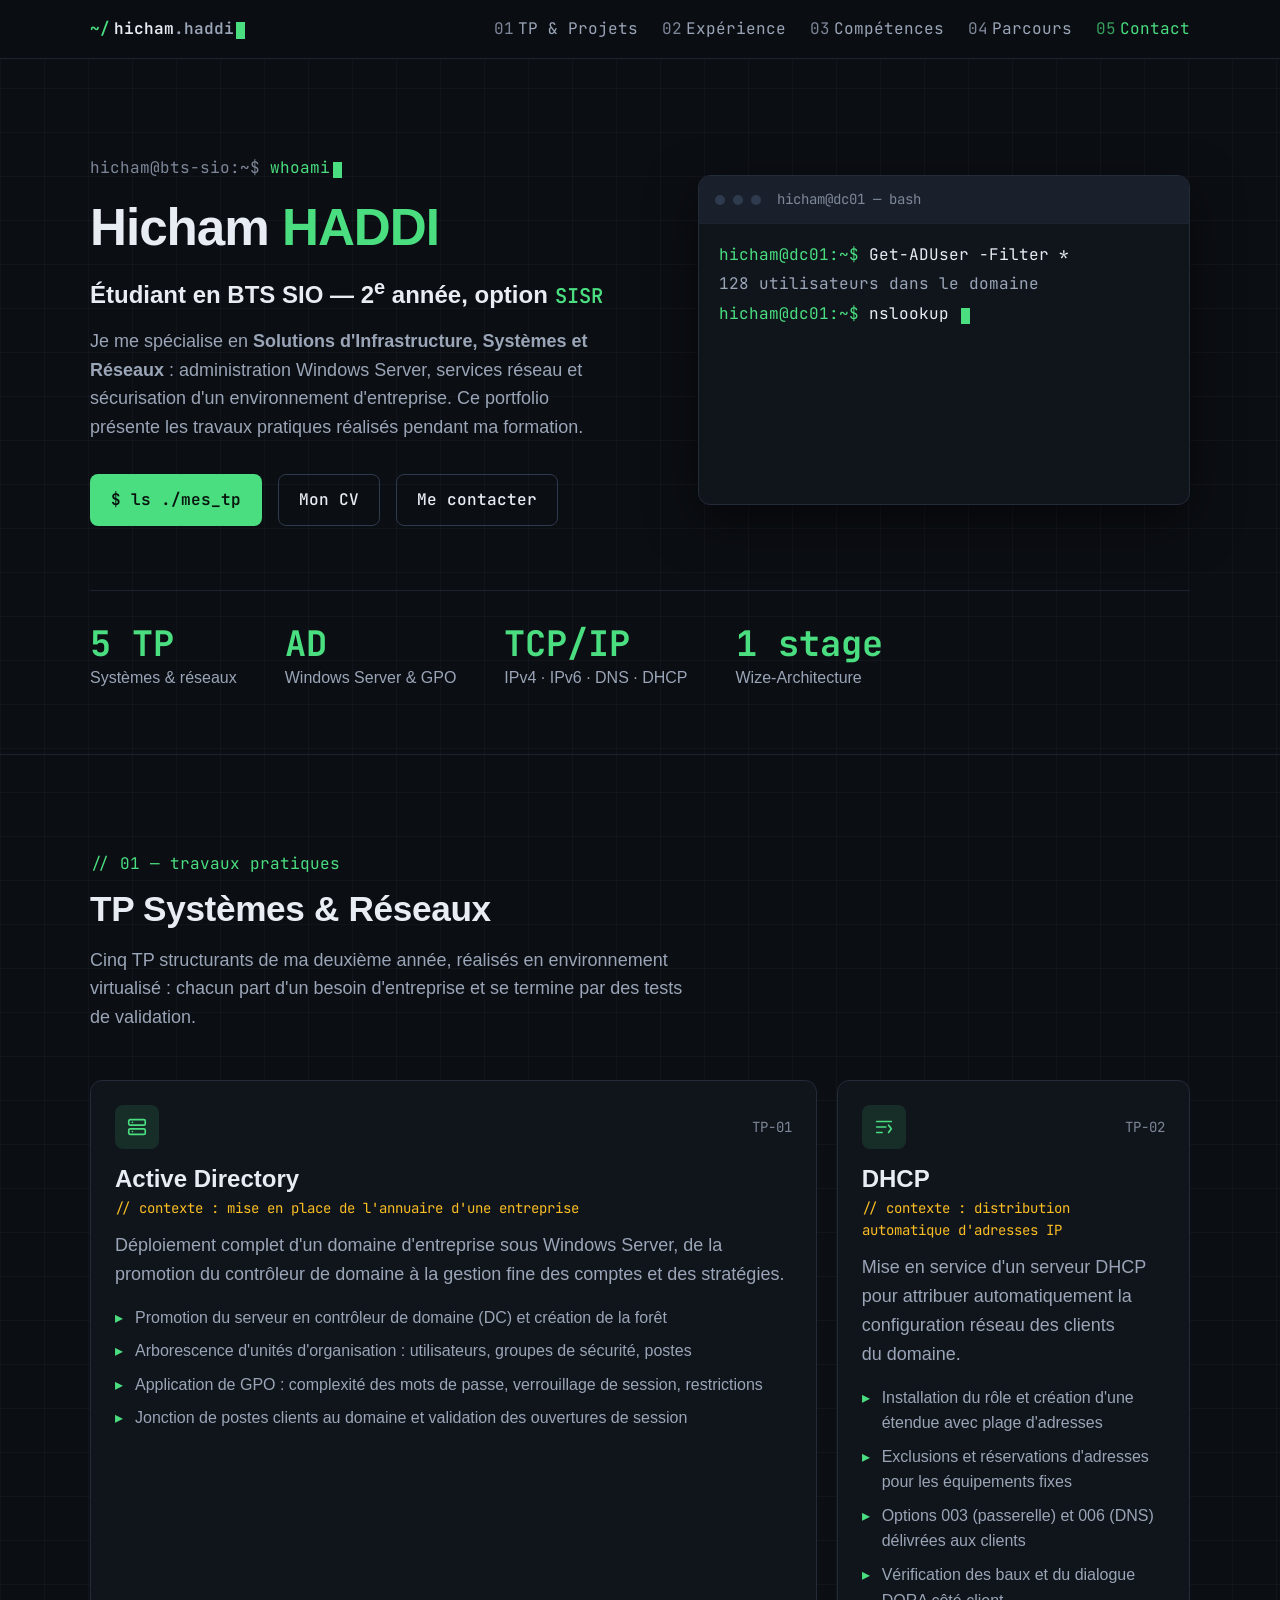
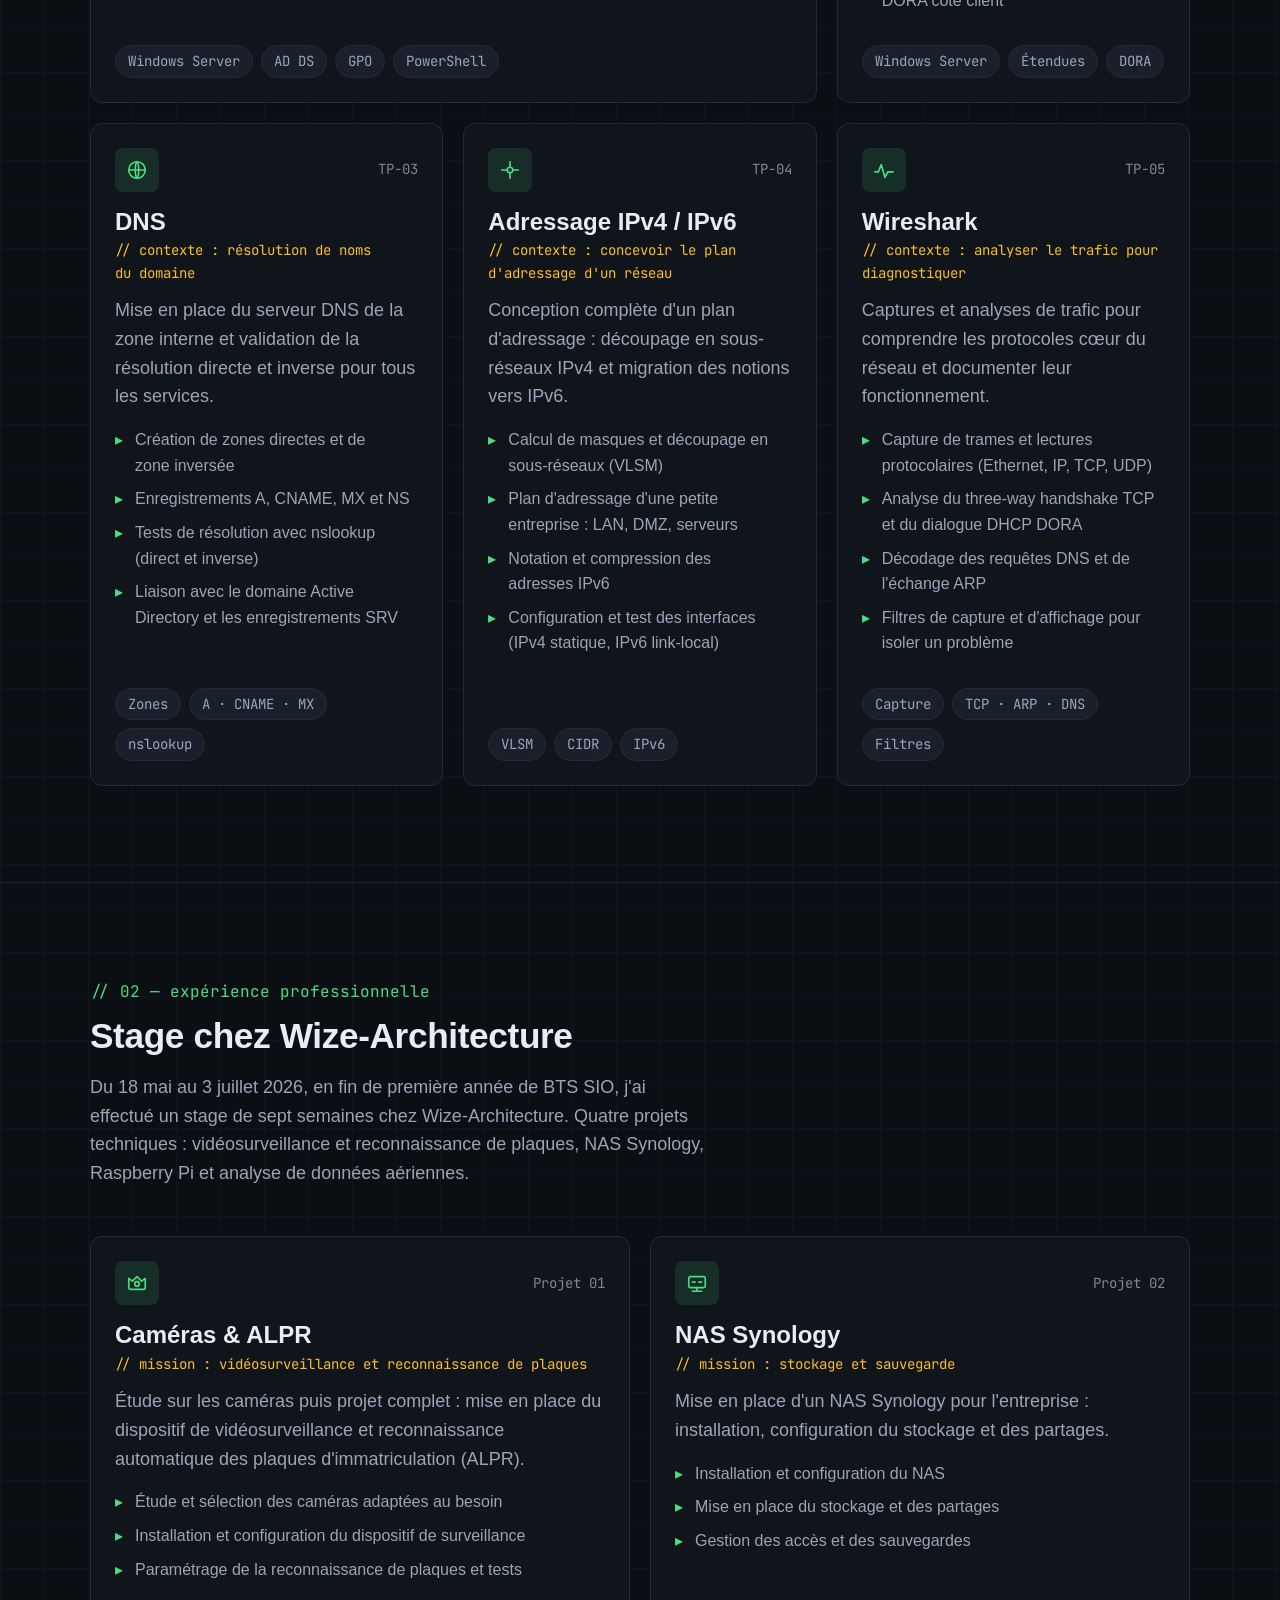
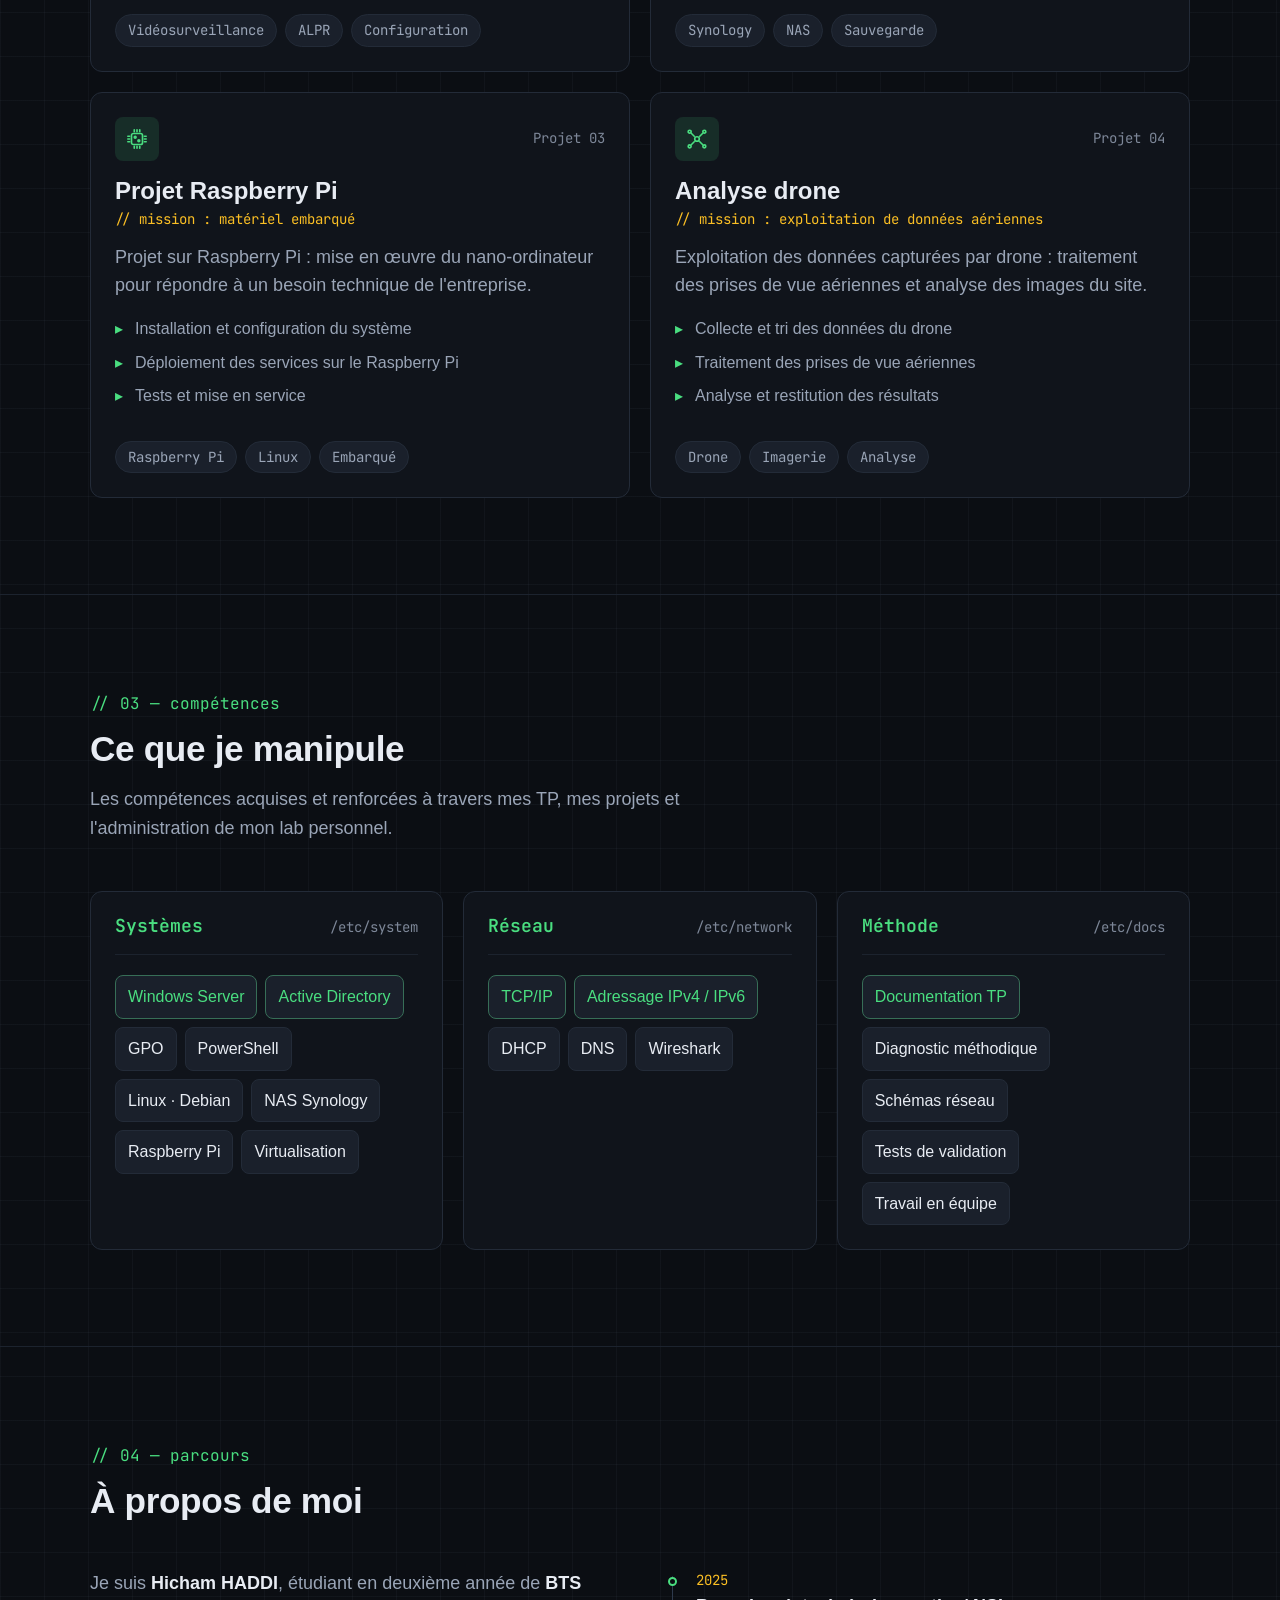
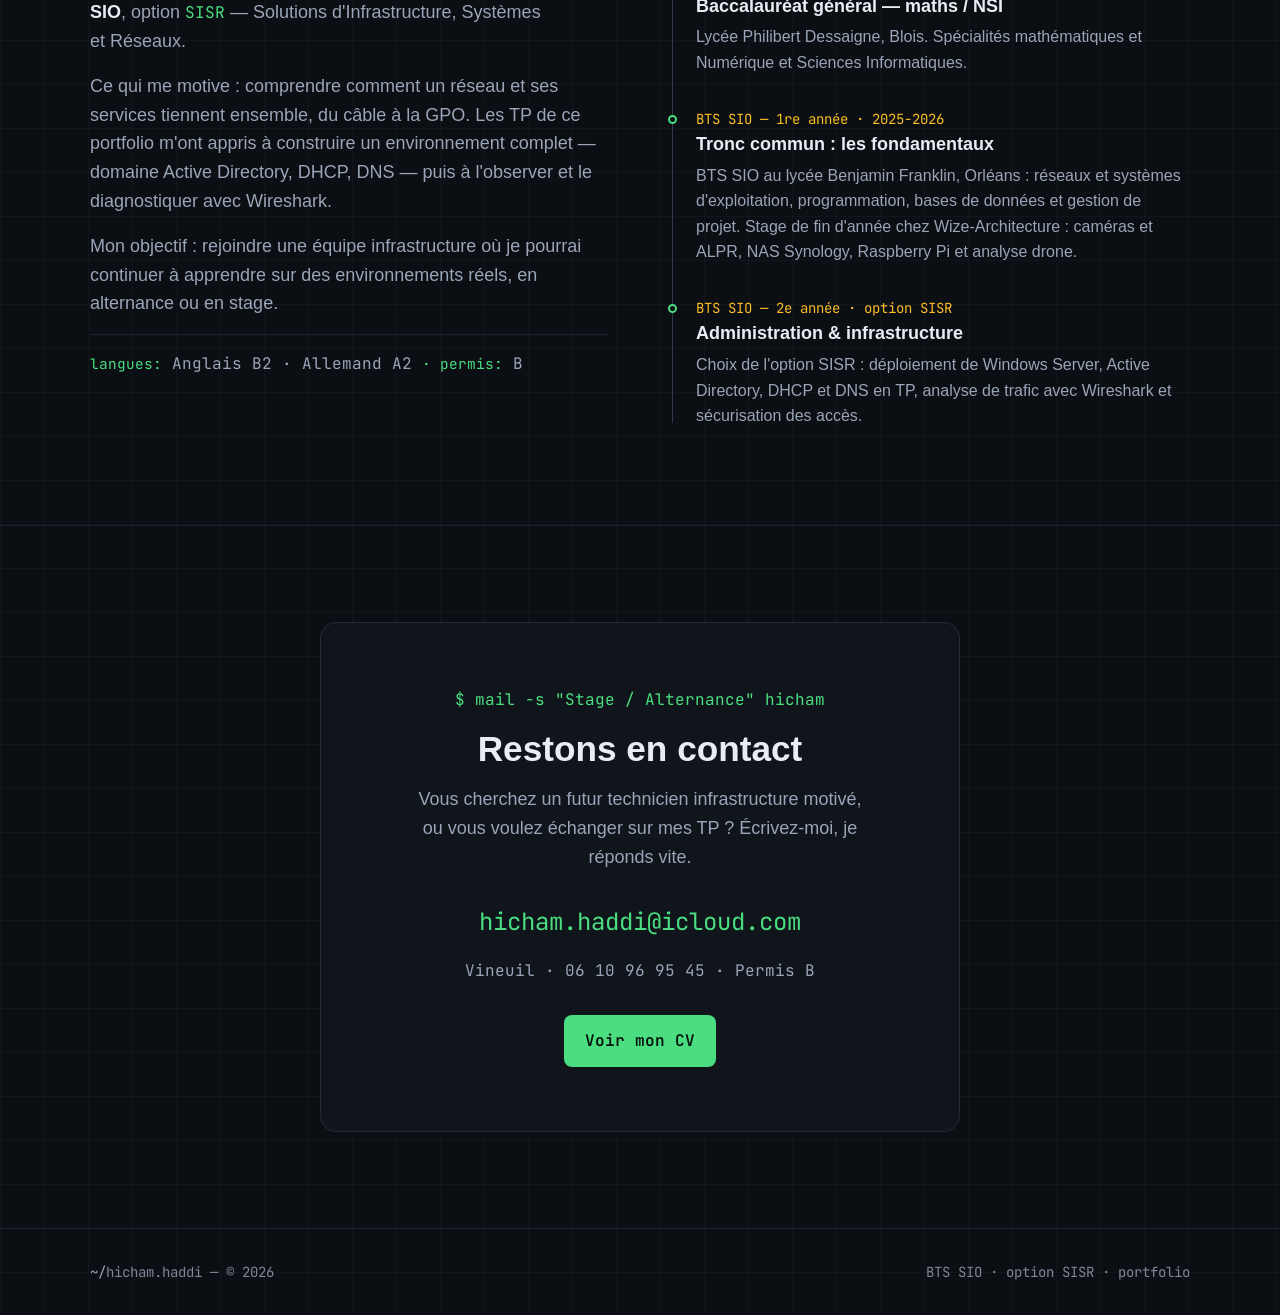
<file: index.html>
<!DOCTYPE html>
<html lang="fr">
  <head>
    <meta charset="UTF-8" />
    <meta name="viewport" content="width=device-width, initial-scale=1.0" />
    <title>Hicham HADDI — Portfolio BTS SIO SISR</title>
    <meta
      name="description"
      content="Portfolio de Hicham HADDI, étudiant en 2e année de BTS SIO option SISR. Travaux pratiques : Active Directory, DHCP, DNS, IPv4/IPv6, Wireshark."
    />
    <meta property="og:title" content="Hicham HADDI — Portfolio BTS SIO SISR" />
    <meta
      property="og:description"
      content="Étudiant en 2e année de BTS SIO option SISR. TP : Active Directory, DHCP, DNS, IPv4/IPv6, Wireshark."
    />
    <meta property="og:type" content="website" />
    <link
      rel="icon"
      href="data:image/svg+xml,%3Csvg xmlns='http://www.w3.org/2000/svg' viewBox='0 0 32 32'%3E%3Crect width='32' height='32' rx='6' fill='%230b0e13'/%3E%3Ctext x='16' y='21' font-family='monospace' font-size='13' font-weight='bold' fill='%234ade80' text-anchor='middle'%3E%26gt;_%3C/text%3E%3C/svg%3E"
    />
    <link rel="preconnect" href="https://fonts.googleapis.com" />
    <link rel="preconnect" href="https://fonts.gstatic.com" crossorigin />
    <link
      href="https://api.fontshare.com/v2/css?f[]=satoshi@400,500,700&display=swap"
      rel="stylesheet"
    />
    <link
      href="https://fonts.googleapis.com/css2?family=JetBrains+Mono:wght@400;500;700&display=swap"
      rel="stylesheet"
    />
    <link rel="stylesheet" href="./base.css" />
    <link rel="stylesheet" href="./style.css" />
    <script type="application/ld+json">
      {
        "@context": "https://schema.org",
        "@type": "Person",
        "name": "Hicham HADDI",
        "jobTitle": "Étudiant en BTS SIO, option SISR",
        "description": "Portfolio de travaux pratiques systèmes et réseaux : Active Directory, DHCP, DNS, IPv4/IPv6, Wireshark."
      }
    </script>
  </head>
  <body>
    <a class="skip-link" href="#main">Aller au contenu principal</a>

    <header class="header" id="header">
      <div class="container header__inner">
        <a class="logo" href="#accueil" aria-label="Retour en haut de page">
          <span class="prompt">~/</span>hicham<span class="path">.haddi</span
          ><span class="cursor" aria-hidden="true"></span>
        </a>
        <nav class="nav" aria-label="Navigation principale">
          <a href="#tp" data-nav="tp"><span class="num">01</span>TP & Projets</a>
          <a href="#experience" data-nav="experience"><span class="num">02</span>Expérience</a>
          <a href="#competences" data-nav="competences"><span class="num">03</span>Compétences</a>
          <a href="#parcours" data-nav="parcours"><span class="num">04</span>Parcours</a>
          <a href="#contact" data-nav="contact"><span class="num">05</span>Contact</a>
        </nav>
      </div>
    </header>

    <main id="main">
      <!-- ================= HERO ================= -->
      <section class="hero" id="accueil">
        <div class="container">
          <div class="hero__grid">
            <div>
              <p class="hero__kicker">
                <span class="dollar">hicham@bts-sio:~$</span> whoami<span
                  class="cursor"
                  aria-hidden="true"
                ></span>
              </p>
              <h1 class="hero__title">
                Hicham <span class="accent">HADDI</span>
              </h1>
              <p class="hero__role">
                Étudiant en BTS SIO — 2<sup>e</sup> année, option
                <span class="option">SISR</span>
              </p>
              <p class="hero__desc">
                Je me spécialise en <strong>Solutions d'Infrastructure, Systèmes
                et Réseaux</strong> : administration Windows Server, services
                réseau et sécurisation d'un environnement d'entreprise. Ce
                portfolio présente les travaux pratiques réalisés pendant ma
                formation.
              </p>
              <div class="hero__actions">
                <a class="btn btn--primary" href="#tp">$ ls ./mes_tp</a>
                <a class="btn btn--ghost" href="./cv.html">Mon CV</a>
                <a class="btn btn--ghost" href="#contact">Me contacter</a>
              </div>
            </div>

            <div class="terminal" aria-hidden="true">
              <div class="terminal__bar">
                <span class="terminal__dot"></span>
                <span class="terminal__dot"></span>
                <span class="terminal__dot"></span>
                <span class="terminal__title">hicham@dc01 — bash</span>
              </div>
              <div class="terminal__body" id="terminal-body">
                <span class="terminal__line"><span class="p">hicham@dc01:~$</span> <span class="cmd" id="typed"></span><span class="caret" id="term-caret"></span></span>
              </div>
            </div>
          </div>

          <div class="hero__stats">
            <div class="stat">
              <p class="stat__value">5 TP</p>
              <p class="stat__label">Systèmes & réseaux</p>
            </div>
            <div class="stat">
              <p class="stat__value">AD</p>
              <p class="stat__label">Windows Server & GPO</p>
            </div>
            <div class="stat">
              <p class="stat__value">TCP/IP</p>
              <p class="stat__label">IPv4 · IPv6 · DNS · DHCP</p>
            </div>
            <div class="stat">
              <p class="stat__value">1 stage</p>
              <p class="stat__label">Wize-Architecture</p>
            </div>
          </div>
        </div>
      </section>

      <!-- ================= TP ================= -->
      <section class="section" id="tp">
        <div class="container">
          <p class="section__kicker reveal">// 01 — travaux pratiques</p>
          <h2 class="section__title reveal">TP Systèmes & Réseaux</h2>
          <p class="section__intro reveal">
            Cinq TP structurants de ma deuxième année, réalisés en environnement
            virtualisé : chacun part d'un besoin d'entreprise et se termine par
            des tests de validation.
          </p>

          <div class="tp-grid">
            <!-- TP 01 — Active Directory (featured) -->
            <article class="tp-card tp-card--featured reveal">
              <div class="tp-card__top">
                <div class="tp-card__icon">
                  <svg viewBox="0 0 24 24" fill="none" stroke="currentColor" stroke-width="1.8" stroke-linecap="round" stroke-linejoin="round" aria-hidden="true">
                    <rect x="3" y="4" width="18" height="6" rx="1.5"/>
                    <rect x="3" y="14" width="18" height="6" rx="1.5"/>
                    <path d="M7 7h.01M7 17h.01"/>
                  </svg>
                </div>
                <span class="tp-card__id">TP-01</span>
              </div>
              <h3 class="tp-card__title">Active Directory</h3>
              <p class="tp-card__context">// contexte : mise en place de l'annuaire d'une entreprise</p>
              <p class="tp-card__desc">
                Déploiement complet d'un domaine d'entreprise sous Windows
                Server, de la promotion du contrôleur de domaine à la gestion
                fine des comptes et des stratégies.
              </p>
              <ul class="tp-card__list" role="list">
                <li>Promotion du serveur en contrôleur de domaine (DC) et création de la forêt</li>
                <li>Arborescence d'unités d'organisation : utilisateurs, groupes de sécurité, postes</li>
                <li>Application de GPO : complexité des mots de passe, verrouillage de session, restrictions</li>
                <li>Jonction de postes clients au domaine et validation des ouvertures de session</li>
              </ul>
              <div class="tp-card__tags">
                <span class="tag">Windows Server</span>
                <span class="tag">AD DS</span>
                <span class="tag">GPO</span>
                <span class="tag">PowerShell</span>
              </div>
            </article>

            <!-- TP 02 — DHCP -->
            <article class="tp-card reveal">
              <div class="tp-card__top">
                <div class="tp-card__icon">
                  <svg viewBox="0 0 24 24" fill="none" stroke="currentColor" stroke-width="1.8" stroke-linecap="round" stroke-linejoin="round" aria-hidden="true">
                    <path d="M4 6h16M4 12h10M4 18h6"/>
                    <path d="M17 14l3 4-3 4" transform="translate(0,-4)"/>
                  </svg>
                </div>
                <span class="tp-card__id">TP-02</span>
              </div>
              <h3 class="tp-card__title">DHCP</h3>
              <p class="tp-card__context">// contexte : distribution automatique d'adresses IP</p>
              <p class="tp-card__desc">
                Mise en service d'un serveur DHCP pour attribuer
                automatiquement la configuration réseau des clients du domaine.
              </p>
              <ul class="tp-card__list" role="list">
                <li>Installation du rôle et création d'une étendue avec plage d'adresses</li>
                <li>Exclusions et réservations d'adresses pour les équipements fixes</li>
                <li>Options 003 (passerelle) et 006 (DNS) délivrées aux clients</li>
                <li>Vérification des baux et du dialogue DORA côté client</li>
              </ul>
              <div class="tp-card__tags">
                <span class="tag">Windows Server</span>
                <span class="tag">Étendues</span>
                <span class="tag">DORA</span>
              </div>
            </article>

            <!-- TP 03 — DNS -->
            <article class="tp-card reveal">
              <div class="tp-card__top">
                <div class="tp-card__icon">
                  <svg viewBox="0 0 24 24" fill="none" stroke="currentColor" stroke-width="1.8" stroke-linecap="round" stroke-linejoin="round" aria-hidden="true">
                    <circle cx="12" cy="12" r="9"/>
                    <path d="M3 12h18M12 3c2.5 2.5 2.5 15.5 0 18M12 3c-2.5 2.5-2.5 15.5 0 18"/>
                  </svg>
                </div>
                <span class="tp-card__id">TP-03</span>
              </div>
              <h3 class="tp-card__title">DNS</h3>
              <p class="tp-card__context">// contexte : résolution de noms du domaine</p>
              <p class="tp-card__desc">
                Mise en place du serveur DNS de la zone interne et validation de
                la résolution directe et inverse pour tous les services.
              </p>
              <ul class="tp-card__list" role="list">
                <li>Création de zones directes et de zone inversée</li>
                <li>Enregistrements A, CNAME, MX et NS</li>
                <li>Tests de résolution avec nslookup (direct et inverse)</li>
                <li>Liaison avec le domaine Active Directory et les enregistrements SRV</li>
              </ul>
              <div class="tp-card__tags">
                <span class="tag">Zones</span>
                <span class="tag">A · CNAME · MX</span>
                <span class="tag">nslookup</span>
              </div>
            </article>

            <!-- TP 04 — IPv4/IPv6 -->
            <article class="tp-card reveal">
              <div class="tp-card__top">
                <div class="tp-card__icon">
                  <svg viewBox="0 0 24 24" fill="none" stroke="currentColor" stroke-width="1.8" stroke-linecap="round" stroke-linejoin="round" aria-hidden="true">
                    <path d="M12 3v6M12 15v6M3 12h6M15 12h6"/>
                    <circle cx="12" cy="12" r="3"/>
                  </svg>
                </div>
                <span class="tp-card__id">TP-04</span>
              </div>
              <h3 class="tp-card__title">Adressage IPv4 / IPv6</h3>
              <p class="tp-card__context">// contexte : concevoir le plan d'adressage d'un réseau</p>
              <p class="tp-card__desc">
                Conception complète d'un plan d'adressage : découpage en
                sous-réseaux IPv4 et migration des notions vers IPv6.
              </p>
              <ul class="tp-card__list" role="list">
                <li>Calcul de masques et découpage en sous-réseaux (VLSM)</li>
                <li>Plan d'adressage d'une petite entreprise : LAN, DMZ, serveurs</li>
                <li>Notation et compression des adresses IPv6</li>
                <li>Configuration et test des interfaces (IPv4 statique, IPv6 link-local)</li>
              </ul>
              <div class="tp-card__tags">
                <span class="tag">VLSM</span>
                <span class="tag">CIDR</span>
                <span class="tag">IPv6</span>
              </div>
            </article>

            <!-- TP 05 — Wireshark -->
            <article class="tp-card reveal">
              <div class="tp-card__top">
                <div class="tp-card__icon">
                  <svg viewBox="0 0 24 24" fill="none" stroke="currentColor" stroke-width="1.8" stroke-linecap="round" stroke-linejoin="round" aria-hidden="true">
                    <path d="M2 14h4l3-8 4 14 3-6h6"/>
                  </svg>
                </div>
                <span class="tp-card__id">TP-05</span>
              </div>
              <h3 class="tp-card__title">Wireshark</h3>
              <p class="tp-card__context">// contexte : analyser le trafic pour diagnostiquer</p>
              <p class="tp-card__desc">
                Captures et analyses de trafic pour comprendre les protocoles
                cœur du réseau et documenter leur fonctionnement.
              </p>
              <ul class="tp-card__list" role="list">
                <li>Capture de trames et lectures protocolaires (Ethernet, IP, TCP, UDP)</li>
                <li>Analyse du three-way handshake TCP et du dialogue DHCP DORA</li>
                <li>Décodage des requêtes DNS et de l'échange ARP</li>
                <li>Filtres de capture et d'affichage pour isoler un problème</li>
              </ul>
              <div class="tp-card__tags">
                <span class="tag">Capture</span>
                <span class="tag">TCP · ARP · DNS</span>
                <span class="tag">Filtres</span>
              </div>
            </article>
          </div>
        </div>
      </section>

      <!-- ================= EXPÉRIENCE ================= -->
      <section class="section" id="experience">
        <div class="container">
          <p class="section__kicker reveal">// 02 — expérience professionnelle</p>
          <h2 class="section__title reveal">Stage chez Wize-Architecture</h2>
          <p class="section__intro reveal">
            Du 18 mai au 3 juillet 2026, en fin de première année de BTS SIO,
            j'ai effectué un stage de sept semaines chez Wize-Architecture.
            Quatre projets techniques : vidéosurveillance et reconnaissance de
            plaques, NAS Synology, Raspberry Pi et analyse de données
            aériennes.
          </p>

          <div class="tp-grid tp-grid--two">
            <article class="tp-card reveal">
              <div class="tp-card__top">
                <div class="tp-card__icon">
                  <svg viewBox="0 0 24 24" fill="none" stroke="currentColor" stroke-width="1.8" stroke-linecap="round" stroke-linejoin="round" aria-hidden="true">
                    <path d="M3 7l4 3 5-5 5 5 4-3v10a2 2 0 0 1-2 2H5a2 2 0 0 1-2-2V7z"/>
                    <circle cx="12" cy="13" r="2.5"/>
                  </svg>
                </div>
                <span class="tp-card__id">Projet 01</span>
              </div>
              <h3 class="tp-card__title">Caméras & ALPR</h3>
              <p class="tp-card__context">// mission : vidéosurveillance et reconnaissance de plaques</p>
              <p class="tp-card__desc">
                Étude sur les caméras puis projet complet : mise en place du
                dispositif de vidéosurveillance et reconnaissance automatique
                des plaques d'immatriculation (ALPR).
              </p>
              <ul class="tp-card__list" role="list">
                <li>Étude et sélection des caméras adaptées au besoin</li>
                <li>Installation et configuration du dispositif de surveillance</li>
                <li>Paramétrage de la reconnaissance de plaques et tests</li>
              </ul>
              <div class="tp-card__tags">
                <span class="tag">Vidéosurveillance</span>
                <span class="tag">ALPR</span>
                <span class="tag">Configuration</span>
              </div>
            </article>

            <article class="tp-card reveal">
              <div class="tp-card__top">
                <div class="tp-card__icon">
                  <svg viewBox="0 0 24 24" fill="none" stroke="currentColor" stroke-width="1.8" stroke-linecap="round" stroke-linejoin="round" aria-hidden="true">
                    <rect x="3" y="5" width="18" height="12" rx="2"/>
                    <path d="M7 21h10M12 17v4"/>
                    <path d="M7 11h3M14 11h3"/>
                  </svg>
                </div>
                <span class="tp-card__id">Projet 02</span>
              </div>
              <h3 class="tp-card__title">NAS Synology</h3>
              <p class="tp-card__context">// mission : stockage et sauvegarde</p>
              <p class="tp-card__desc">
                Mise en place d'un NAS Synology pour l'entreprise :
                installation, configuration du stockage et des partages.
              </p>
              <ul class="tp-card__list" role="list">
                <li>Installation et configuration du NAS</li>
                <li>Mise en place du stockage et des partages</li>
                <li>Gestion des accès et des sauvegardes</li>
              </ul>
              <div class="tp-card__tags">
                <span class="tag">Synology</span>
                <span class="tag">NAS</span>
                <span class="tag">Sauvegarde</span>
              </div>
            </article>

            <article class="tp-card reveal">
              <div class="tp-card__top">
                <div class="tp-card__icon">
                  <svg viewBox="0 0 24 24" fill="none" stroke="currentColor" stroke-width="1.8" stroke-linecap="round" stroke-linejoin="round" aria-hidden="true">
                    <rect x="6" y="6" width="12" height="12" rx="2"/>
                    <path d="M9 2v2M12 2v2M15 2v2M9 20v2M12 20v2M15 20v2M2 9h2M2 12h2M2 15h2M20 9h2M20 12h2M20 15h2"/>
                    <circle cx="10" cy="10" r="1"/><circle cx="14" cy="14" r="1"/>
                  </svg>
                </div>
                <span class="tp-card__id">Projet 03</span>
              </div>
              <h3 class="tp-card__title">Projet Raspberry Pi</h3>
              <p class="tp-card__context">// mission : matériel embarqué</p>
              <p class="tp-card__desc">
                Projet sur Raspberry Pi : mise en œuvre du nano-ordinateur
                pour répondre à un besoin technique de l'entreprise.
              </p>
              <ul class="tp-card__list" role="list">
                <li>Installation et configuration du système</li>
                <li>Déploiement des services sur le Raspberry Pi</li>
                <li>Tests et mise en service</li>
              </ul>
              <div class="tp-card__tags">
                <span class="tag">Raspberry Pi</span>
                <span class="tag">Linux</span>
                <span class="tag">Embarqué</span>
              </div>
            </article>

            <article class="tp-card reveal">
              <div class="tp-card__top">
                <div class="tp-card__icon">
                  <svg viewBox="0 0 24 24" fill="none" stroke="currentColor" stroke-width="1.8" stroke-linecap="round" stroke-linejoin="round" aria-hidden="true">
                    <circle cx="12" cy="12" r="2.5"/>
                    <path d="M6 6l3 3M18 6l-3 3M6 18l3-3M18 18l-3-3"/>
                    <circle cx="4" cy="4" r="1.6"/><circle cx="20" cy="4" r="1.6"/>
                    <circle cx="4" cy="20" r="1.6"/><circle cx="20" cy="20" r="1.6"/>
                  </svg>
                </div>
                <span class="tp-card__id">Projet 04</span>
              </div>
              <h3 class="tp-card__title">Analyse drone</h3>
              <p class="tp-card__context">// mission : exploitation de données aériennes</p>
              <p class="tp-card__desc">
                Exploitation des données capturées par drone : traitement des
                prises de vue aériennes et analyse des images du site.
              </p>
              <ul class="tp-card__list" role="list">
                <li>Collecte et tri des données du drone</li>
                <li>Traitement des prises de vue aériennes</li>
                <li>Analyse et restitution des résultats</li>
              </ul>
              <div class="tp-card__tags">
                <span class="tag">Drone</span>
                <span class="tag">Imagerie</span>
                <span class="tag">Analyse</span>
              </div>
            </article>
          </div>
        </div>
      </section>

      <!-- ================= COMPÉTENCES ================= -->
      <section class="section" id="competences">
        <div class="container">
          <p class="section__kicker reveal">// 03 — compétences</p>
          <h2 class="section__title reveal">Ce que je manipule</h2>
          <p class="section__intro reveal">
            Les compétences acquises et renforcées à travers mes TP, mes
            projets et l'administration de mon lab personnel.
          </p>

          <div class="skills-grid">
            <div class="skill-group reveal">
              <div class="skill-group__header">
                <h3 class="skill-group__title">Systèmes</h3>
                <span class="skill-group__path">/etc/system</span>
              </div>
              <div class="skill-group__chips">
                <span class="chip chip--core">Windows Server</span>
                <span class="chip chip--core">Active Directory</span>
                <span class="chip">GPO</span>
                <span class="chip">PowerShell</span>
                <span class="chip">Linux · Debian</span>
                <span class="chip">NAS Synology</span>
                <span class="chip">Raspberry Pi</span>
                <span class="chip">Virtualisation</span>
              </div>
            </div>

            <div class="skill-group reveal">
              <div class="skill-group__header">
                <h3 class="skill-group__title">Réseau</h3>
                <span class="skill-group__path">/etc/network</span>
              </div>
              <div class="skill-group__chips">
                <span class="chip chip--core">TCP/IP</span>
                <span class="chip chip--core">Adressage IPv4 / IPv6</span>
                <span class="chip">DHCP</span>
                <span class="chip">DNS</span>
                <span class="chip">Wireshark</span>
              </div>
            </div>

            <div class="skill-group reveal">
              <div class="skill-group__header">
                <h3 class="skill-group__title">Méthode</h3>
                <span class="skill-group__path">/etc/docs</span>
              </div>
              <div class="skill-group__chips">
                <span class="chip chip--core">Documentation TP</span>
                <span class="chip">Diagnostic méthodique</span>
                <span class="chip">Schémas réseau</span>
                <span class="chip">Tests de validation</span>
                <span class="chip">Travail en équipe</span>
              </div>
            </div>
          </div>
        </div>
      </section>

      <!-- ================= PARCOURS ================= -->
      <section class="section" id="parcours">
        <div class="container">
          <p class="section__kicker reveal">// 04 — parcours</p>
          <h2 class="section__title reveal">À propos de moi</h2>
          <div class="about-grid" style="margin-top: var(--space-12)">
            <div class="about__desc reveal">
              <p>
                Je suis <strong>Hicham HADDI</strong>, étudiant en deuxième
                année de <strong>BTS SIO</strong>, option
                <span class="hl">SISR</span> — Solutions d'Infrastructure,
                Systèmes et Réseaux.
              </p>
              <p>
                Ce qui me motive : comprendre comment un réseau et ses services
                tiennent ensemble, du câble à la GPO. Les TP de ce portfolio
                m'ont appris à construire un environnement complet — domaine
                Active Directory, DHCP, DNS — puis à l'observer et le
                diagnostiquer avec Wireshark.
              </p>
              <p>
                Mon objectif : rejoindre une équipe infrastructure où je
                pourrai continuer à apprendre sur des environnements réels,
                en alternance ou en stage.
              </p>
              <p class="about__langues">
                <span class="hl">langues:</span> Anglais B2 · Allemand A2
                <span class="hl">· permis:</span> B
              </p>
            </div>

            <div class="timeline reveal" role="list">
              <div class="timeline__item" role="listitem">
                <p class="timeline__phase">2025</p>
                <h3 class="timeline__title">Baccalauréat général — maths / NSI</h3>
                <p class="timeline__text">
                  Lycée Philibert Dessaigne, Blois. Spécialités mathématiques
                  et Numérique et Sciences Informatiques.
                </p>
              </div>
              <div class="timeline__item" role="listitem">
                <p class="timeline__phase">BTS SIO — 1re année · 2025-2026</p>
                <h3 class="timeline__title">Tronc commun : les fondamentaux</h3>
                <p class="timeline__text">
                  BTS SIO au lycée Benjamin Franklin, Orléans : réseaux et
                  systèmes d'exploitation, programmation, bases de données et
                  gestion de projet. Stage de fin d'année chez
                  Wize-Architecture : caméras et ALPR, NAS Synology,
                  Raspberry Pi et analyse drone.
                </p>
              </div>
              <div class="timeline__item" role="listitem">
                <p class="timeline__phase">BTS SIO — 2e année · option SISR</p>
                <h3 class="timeline__title">Administration & infrastructure</h3>
                <p class="timeline__text">
                  Choix de l'option SISR : déploiement de Windows Server,
                  Active Directory, DHCP et DNS en TP, analyse de trafic avec
                  Wireshark et sécurisation des accès.
                </p>
              </div>
            </div>
          </div>
        </div>
      </section>

      <!-- ================= CONTACT ================= -->
      <section class="section contact" id="contact">
        <div class="container">
          <div class="contact__inner reveal">
            <p class="contact__prompt">$ mail -s "Stage / Alternance" hicham</p>
            <h2 class="contact__title">Restons en contact</h2>
            <p class="contact__text">
              Vous cherchez un futur technicien infrastructure motivé, ou vous
              voulez échanger sur mes TP ? Écrivez-moi, je réponds vite.
            </p>
            <a class="contact__email" href="mailto:hicham.haddi@icloud.com">
              hicham.haddi@icloud.com
            </a>
            <p class="contact__meta">Vineuil · 06 10 96 95 45 · Permis B</p>
            <div class="contact__actions">
              <a class="btn btn--primary" href="./cv.html">Voir mon CV</a>
            </div>
          </div>
        </div>
      </section>
    </main>

    <footer class="footer">
      <div class="container footer__inner">
        <p>
          <span class="path">~/</span>hicham.haddi — © <span id="year">2026</span>
        </p>
        <p>BTS SIO · option SISR · portfolio</p>
      </div>
    </footer>

    <script src="./app.js" defer></script>
  <script data-pplx-inline-edit>
(function () {
  if (window === window.top) return;

  const allowedParentOrigins = ["https://www.perplexity.ai","https://perplexity.ai","https://testing.perplexity.ai","https://staging.perplexity.ai","https://*.preview.i.perplexity.ai","http://perplexity.localhost","http://localhost:1420","http://127.0.0.1:1420","http://localhost:3000","http://127.0.0.1:3000","http://localhost:5173","http://127.0.0.1:5173"];
  const MAX_FONT_BYTES = 500 * 1024;
  const MAX_TOTAL_FONT_BYTES = 2 * 1024 * 1024;
  const DEFAULT_LINE_HEIGHT = 16;
  let scrollForwarding = false;
  let scrollRaf = 0;
  let trustedTopOrigin = null;

  // Allow entries like "https://*.preview.i.perplexity.ai" — the wildcard
  // matches a single DNS label (no dots), so "https://*.foo" cannot stretch
  // across multiple labels.
  function matchesAllowedOrigin(origin) {
    if (!origin) return false;
    for (const entry of allowedParentOrigins) {
      if (!entry.includes("*")) {
        if (entry === origin) return true;
        continue;
      }
      const pattern = new RegExp(
        "^" +
          entry.replace(/[.+?^${}()|[\]\\]/g, "\\$&").replace(/\*/g, "[^.]+") +
          "$",
      );
      if (pattern.test(origin)) return true;
    }
    return false;
  }

  // Trust decision: when the sender is same-origin-visible (event.origin is a
  // real origin like https://www.perplexity.ai) we trust event.origin directly.
  // When event.origin is "null" (opaque broker srcdoc), we fall back to the
  // broker's stamped `parentOrigin` to identify the top window. The fallback
  // is claim-only — we rely on the browser's native `targetOrigin` enforcement
  // on the response path (see postToTrustedTop) to ensure replies can't be
  // delivered to anyone but the actual top window of that claimed origin.
  function getTrustedParentOrigin(event) {
    const forwardedParentOrigin =
      typeof event.data.parentOrigin === "string" ? event.data.parentOrigin : null;
    const parentOrigin = event.origin === "null" ? forwardedParentOrigin : event.origin;
    return matchesAllowedOrigin(parentOrigin) ? parentOrigin : null;
  }

  // All responses go to window.top with targetOrigin = the allowlisted origin.
  // An attacker that iframes us inside their own null-origin broker can claim
  // any parentOrigin they like, but the browser will drop the reply whenever
  // the real top's origin doesn't match — so the screenshot never leaves.
  function postToTrustedTop(message) {
    if (!trustedTopOrigin) return;
    try {
      window.top.postMessage(message, trustedTopOrigin);
    } catch (_error) {}
  }

  const PICK_CAPABILITIES = ["pick"];
  const PICK_CHAIN_LENGTH = 4;
  const PICK_MAX_TEXT_CHARS = 120;
  const PICK_MAX_HTML_CHARS = 300;

  function truncate(value, maxChars) {
    return value.length > maxChars ? value.slice(0, maxChars - 1) + "…" : value;
  }

  function isPickableElement(element) {
    return (
      element instanceof Element &&
      element !== document.documentElement &&
      element !== document.body
    );
  }

  function resolvePickTarget(x, y) {
    if (!Number.isFinite(x) || !Number.isFinite(y)) return null;
    const element = document.elementFromPoint(x, y);
    return isPickableElement(element) ? element.closest("svg") || element : null;
  }

  function pickLabel(element) {
    if (element.id) return element.localName + "#" + element.id;
    return [element.localName].concat(Array.from(element.classList).slice(0, 2)).join(".");
  }

  // Only attributes that help find the element in source. data-* values and URL
  // query strings or fragments can carry tokens.
  const PICK_ATTRIBUTES = new Set([
    "id",
    "class",
    "name",
    "type",
    "role",
    "alt",
    "aria-label",
    "href",
    "src",
  ]);

  function pickAttributeValue(attribute) {
    return attribute.name === "href" || attribute.name === "src"
      ? attribute.value.split(/[?#]/)[0]
      : attribute.value;
  }

  function describePickElement(element) {
    const chain = [];
    for (
      let current = element;
      isPickableElement(current) && chain.length < PICK_CHAIN_LENGTH;
      current = current.parentElement
    ) {
      chain.unshift(current);
    }
    const attributes = Array.from(element.attributes)
      .filter((attribute) => PICK_ATTRIBUTES.has(attribute.name))
      .map((attribute) => ` ${attribute.name}="${pickAttributeValue(attribute).replace(/"/g, "&quot;")}"`)
      .join("");
    const text = (element.innerText || element.textContent || "").replace(/\s+/g, " ").trim();
    return {
      chain: chain.map(pickLabel),
      html: truncate(`<${element.localName}${attributes}>`, PICK_MAX_HTML_CHARS),
      text: text ? truncate(text, PICK_MAX_TEXT_CHARS) : undefined,
    };
  }

  // Hover asks once per frame, and innerText on a large section forces layout,
  // so only the rect is re-read while the pointer stays on the same element.
  // Clicks ask for fresh details since the page may have changed the element.
  let lastPick = null;

  function describePickTarget(element, fresh) {
    if (fresh || lastPick?.element !== element) {
      lastPick = { element, details: describePickElement(element) };
    }
    const rect = element.getBoundingClientRect();
    return {
      rect: { x: rect.left, y: rect.top, width: rect.width, height: rect.height },
      ...lastPick.details,
    };
  }

  function inlineAll(original, clone) {
    if (original.nodeType !== 1 || clone.nodeType !== 1) return;

    try {
      const computedStyle = getComputedStyle(original);
      // cssText on a computed style is the serialized declaration in modern
      // Chromium/Safari — a single read beats enumerating ~400 longhand
      // properties. Firefox returns "" here, so we fall back on empty.
      const serialized = computedStyle.cssText;
      if (serialized) {
        clone.style.cssText = serialized;
      } else {
        const parts = new Array(computedStyle.length);
        for (let index = 0; index < computedStyle.length; index += 1) {
          const property = computedStyle[index];
          parts[index] = `${property}:${computedStyle.getPropertyValue(property)};`;
        }
        clone.style.cssText = parts.join("");
      }
    } catch (_error) {}

    const originalChildren = original.children;
    const clonedChildren = clone.children;
    for (
      let index = 0;
      index < originalChildren.length && index < clonedChildren.length;
      index += 1
    ) {
      inlineAll(originalChildren[index], clonedChildren[index]);
    }
  }

  function extractFontUrl(srcValue) {
    const matches = [
      ...srcValue.matchAll(
        /url\(["']?([^"')]+)["']?\)(?:\s*format\(["']?([^"')]+)["']?\))?/gi,
      ),
    ];
    if (matches.length === 0) return null;
    const woff2 = matches.find((m) => m[2] && m[2].toLowerCase().includes("woff2"));
    if (woff2) return woff2[1];
    const woff = matches.find((m) => m[2] && m[2].toLowerCase().includes("woff"));
    if (woff) return woff[1];
    return matches[0][1];
  }

  // Cache resolved font URL -> data URI across captures. Fonts on a page
  // essentially never change, and a batch run emits multiple captures back to
  // back — without this we'd refetch + re-base64 every time.
  const fontDataUriCache = new Map();
  const SRC_DECLARATION_RE = /src\s*:\s*[^;}]+/i;

  async function fetchAsDataUri(url) {
    if (fontDataUriCache.has(url)) return fontDataUriCache.get(url);
    let dataUri = null;
    try {
      const response = await fetch(url, { mode: "cors", credentials: "omit" });
      if (response.ok) {
        const blob = await response.blob();
        if (blob.size <= MAX_FONT_BYTES) {
          dataUri = await new Promise((resolve) => {
            const reader = new FileReader();
            reader.onloadend = () =>
              resolve(typeof reader.result === "string" ? reader.result : null);
            reader.onerror = () => resolve(null);
            reader.readAsDataURL(blob);
          });
        }
      }
    } catch (_error) {
      dataUri = null;
    }
    fontDataUriCache.set(url, dataUri);
    return dataUri;
  }

  function collectFontFaceRuleTexts() {
    const rules = [];
    for (const sheet of document.styleSheets) {
      let cssRules;
      try {
        cssRules = sheet.cssRules;
      } catch (_error) {
        continue;
      }
      if (!cssRules) continue;
      for (const rule of cssRules) {
        const cssText = rule.cssText || "";
        if (cssText.startsWith("@font-face")) rules.push(cssText);
      }
    }
    return rules;
  }

  async function buildInlinedFontCss() {
    const ruleTexts = collectFontFaceRuleTexts();
    if (ruleTexts.length === 0) return null;

    const resolved = ruleTexts.map((cssText) => {
      if (!SRC_DECLARATION_RE.test(cssText)) return null;
      const srcMatch = cssText.match(/src\s*:\s*([^;}]+)[;}]/i);
      if (!srcMatch) return null;
      const url = extractFontUrl(srcMatch[1]);
      if (!url) return null;
      try {
        return { cssText, url: new URL(url, document.baseURI).href };
      } catch (_error) {
        return null;
      }
    });

    const dataUris = await Promise.all(
      resolved.map((entry) => (entry ? fetchAsDataUri(entry.url) : Promise.resolve(null))),
    );

    const inlined = [];
    let totalBytes = 0;
    for (let index = 0; index < resolved.length; index += 1) {
      const entry = resolved[index];
      const dataUri = dataUris[index];
      if (!entry || !dataUri) continue;
      const approxBytes = dataUri.length * 0.75;
      if (totalBytes + approxBytes > MAX_TOTAL_FONT_BYTES) break;
      totalBytes += approxBytes;
      inlined.push(entry.cssText.replace(SRC_DECLARATION_RE, `src: url("${dataUri}")`));
    }
    return inlined.length > 0 ? inlined.join("\n") : null;
  }

  function stripExternal(clone) {
    const images = clone.querySelectorAll("img");
    for (let index = 0; index < images.length; index += 1) {
      const src = images[index].getAttribute("src");
      if (src && !src.startsWith("data:")) images[index].removeAttribute("src");
    }

    const elements = clone.querySelectorAll("*");
    for (let index = 0; index < elements.length; index += 1) {
      const style = elements[index].style.cssText;
      if (style && style.includes("url(")) {
        elements[index].style.cssText = style.replace(
          /url\(["']?(?!data:)[^)"']*["']?\)/gi,
          "none",
        );
      }
    }
  }

  function emitScroll() {
    scrollRaf = 0;
    if (!scrollForwarding) return;
    postToTrustedTop({
      type: "INLINE_EDIT_SCROLL",
      scrollX: window.scrollX,
      scrollY: window.scrollY,
      capabilities: PICK_CAPABILITIES,
    });
  }

  window.addEventListener(
    "scroll",
    function () {
      if (!scrollForwarding || scrollRaf) return;
      scrollRaf = requestAnimationFrame(emitScroll);
    },
    { passive: true, capture: true },
  );

  async function handleCaptureRequest(event) {
    const requestId = event.data.requestId;
    const scrollX = window.scrollX;
    const scrollY = window.scrollY;
    const width = window.innerWidth;
    const height = window.innerHeight;

    function postResult(dataUrl) {
      postToTrustedTop({
        type: "INLINE_EDIT_SCREENSHOT_RESULT",
        requestId,
        dataUrl,
        scrollX,
        scrollY,
      });
    }

    try {
      // Wait for any pending web fonts to resolve so both inline metrics and
      // the @font-face inlining below see the same loaded faces.
      if (document.fonts && document.fonts.ready) {
        try {
          await document.fonts.ready;
        } catch (_error) {}
      }

      const clone = document.documentElement.cloneNode(true);
      inlineAll(document.documentElement, clone);

      const removedNodes = clone.querySelectorAll("script,link[rel=\"stylesheet\"],style");
      for (let index = 0; index < removedNodes.length; index += 1) {
        removedNodes[index].remove();
      }

      stripExternal(clone);

      // Re-embed web fonts as data-URI @font-face rules so the SVG rasterizer
      // can resolve them — external font URLs aren't fetched during
      // foreignObject rendering, which would otherwise force a fallback face
      // and change text metrics.
      const inlinedFontCss = await buildInlinedFontCss();
      if (inlinedFontCss) {
        const styleEl = document.createElement("style");
        styleEl.textContent = inlinedFontCss;
        const head = clone.querySelector("head");
        if (head) head.appendChild(styleEl);
        else clone.insertBefore(styleEl, clone.firstChild);
      }

      const html = new XMLSerializer().serializeToString(clone);
      const svg =
        `<svg xmlns="http://www.w3.org/2000/svg" width="${width}" height="${height}">` +
        '<foreignObject width="100%" height="100%">' +
        `<div xmlns="http://www.w3.org/1999/xhtml" style="width:${width}px;height:${height}px;overflow:hidden">` +
        `<div style="position:relative;left:-${scrollX}px;top:-${scrollY}px">` +
        html +
        "</div></div></foreignObject></svg>";
      const svgUrl = `data:image/svg+xml;charset=utf-8,${encodeURIComponent(svg)}`;
      const image = new Image();
      image.onload = function () {
        const canvas = document.createElement("canvas");
        canvas.width = width;
        canvas.height = height;
        canvas.getContext("2d").drawImage(image, 0, 0);
        postResult(canvas.toDataURL("image/png"));
      };
      image.onerror = function () {
        postResult(null);
      };
      image.src = svgUrl;
    } catch (_error) {
      postResult(null);
    }
  }

  window.addEventListener("message", function (event) {
    if (!event.data) return;
    // Only accept messages from the direct parent frame. Blocks sibling /
    // unrelated-window postMessage senders that could otherwise reach us.
    if (event.source !== window.parent) return;

    const trustedParentOrigin = getTrustedParentOrigin(event);
    if (!trustedParentOrigin) return;
    trustedTopOrigin = trustedParentOrigin;

    if (event.data.type === "INLINE_EDIT_PICK") {
      const element = resolvePickTarget(event.data.x, event.data.y);
      postToTrustedTop({
        type: "INLINE_EDIT_PICK_RESULT",
        seq: event.data.seq,
        target: element ? describePickTarget(element, event.data.fresh === true) : null,
      });
      return;
    }

    if (event.data.type === "INLINE_EDIT_SCROLL_START") {
      scrollForwarding = true;
      emitScroll();
      return;
    }

    if (event.data.type === "INLINE_EDIT_SCROLL_STOP") {
      scrollForwarding = false;
      if (scrollRaf) cancelAnimationFrame(scrollRaf);
      scrollRaf = 0;
      return;
    }

    if (event.data.type === "INLINE_EDIT_SCROLL_BY") {
      const { deltaX, deltaY, deltaMode } = event.data;
      if (!scrollForwarding || !Number.isFinite(deltaX) || !Number.isFinite(deltaY)) return;
      if (deltaMode !== 0 && deltaMode !== 1 && deltaMode !== 2) return;
      const lineHeight =
        parseFloat(getComputedStyle(document.documentElement).lineHeight) || DEFAULT_LINE_HEIGHT;
      const scaleX = deltaMode === 1 ? lineHeight : deltaMode === 2 ? window.innerWidth : 1;
      const scaleY = deltaMode === 1 ? lineHeight : deltaMode === 2 ? window.innerHeight : 1;
      // The selection overlay receives the wheel event instead of this iframe.
      // Instant scrolling preserves trackpad deltas even on smooth-scroll sites.
      window.scrollBy({ left: deltaX * scaleX, top: deltaY * scaleY, behavior: "instant" });
      emitScroll();
      return;
    }

    if (event.data.type !== "INLINE_EDIT_CAPTURE_REQUEST") return;

    handleCaptureRequest(event);
  });
})();


</script></body>
</html>
</file>
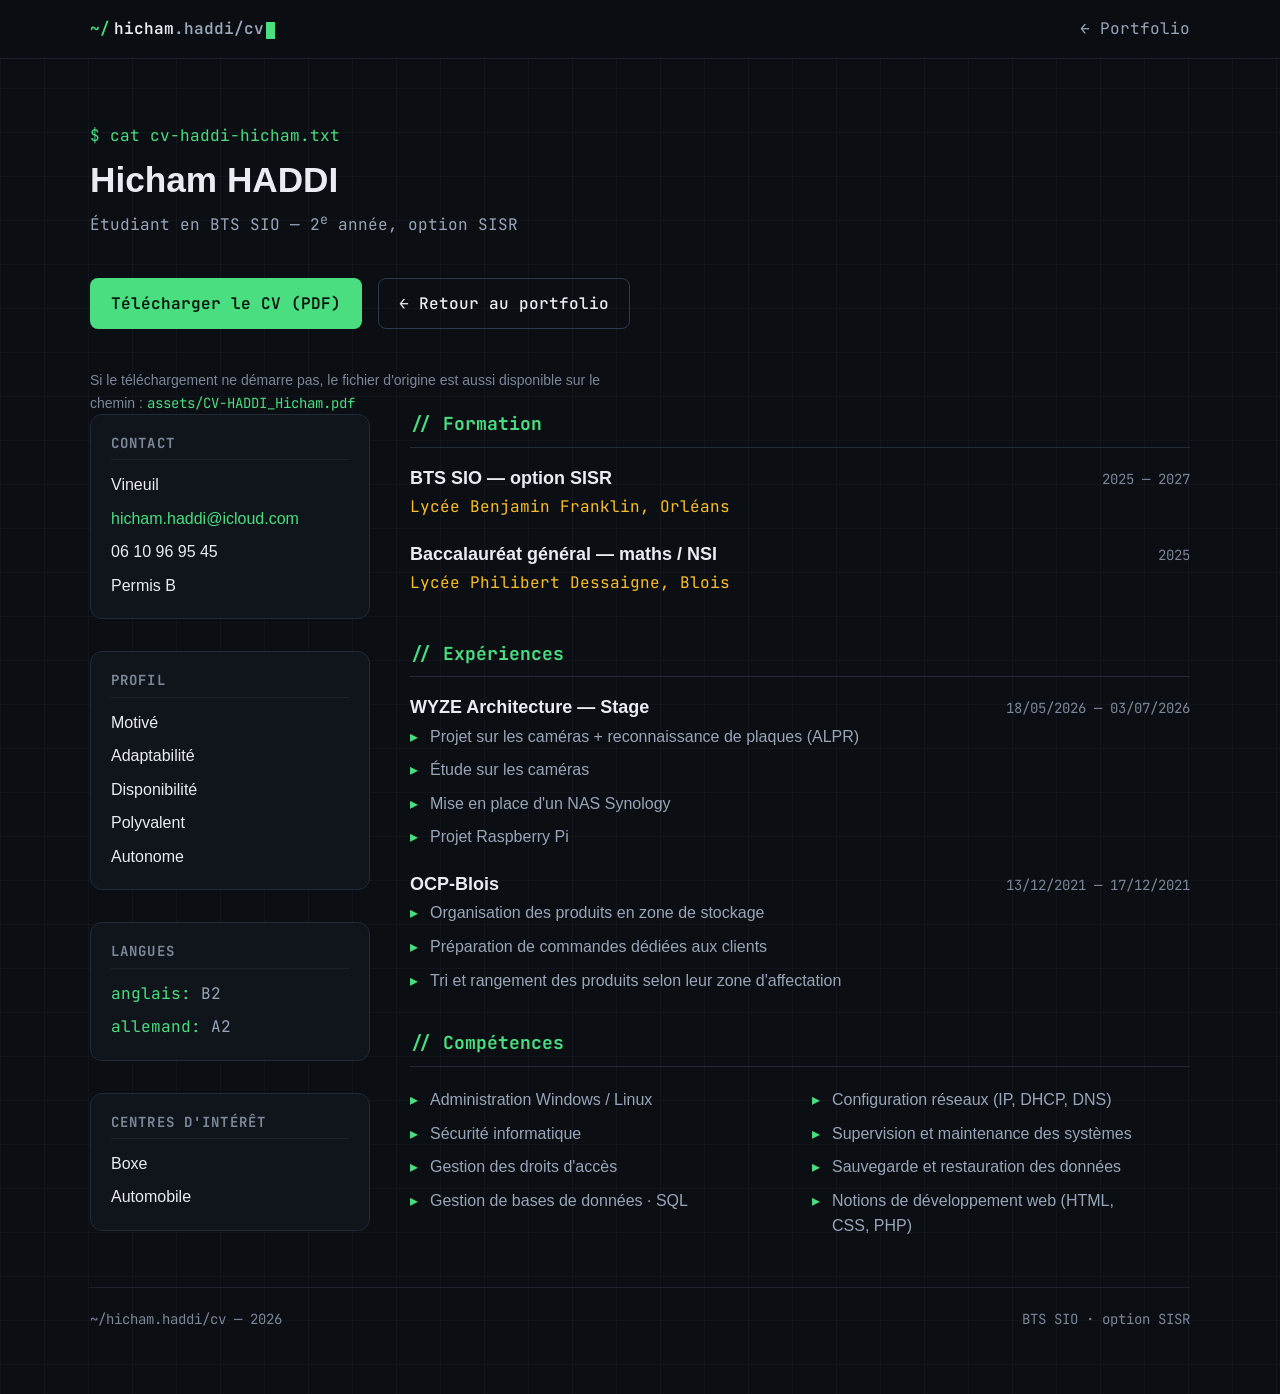
<file: cv.html>
<!DOCTYPE html>
<html lang="fr">
  <head>
    <meta charset="UTF-8" />
    <meta name="viewport" content="width=device-width, initial-scale=1.0" />
    <title>CV — Hicham HADDI · BTS SIO SISR</title>
    <meta
      name="description"
      content="CV de Hicham HADDI, étudiant en BTS SIO option SISR : formation, expériences (WYZE Architecture, OCP-Blois) et compétences systèmes et réseaux."
    />
    <link
      rel="icon"
      href="data:image/svg+xml,%3Csvg xmlns='http://www.w3.org/2000/svg' viewBox='0 0 32 32'%3E%3Crect width='32' height='32' rx='6' fill='%230b0e13'/%3E%3Ctext x='16' y='21' font-family='monospace' font-size='13' font-weight='bold' fill='%234ade80' text-anchor='middle'%3E%26gt;_%3C/text%3E%3C/svg%3E"
    />
    <link rel="preconnect" href="https://fonts.googleapis.com" />
    <link rel="preconnect" href="https://fonts.gstatic.com" crossorigin />
    <link
      href="https://api.fontshare.com/v2/css?f[]=satoshi@400,500,700&display=swap"
      rel="stylesheet"
    />
    <link
      href="https://fonts.googleapis.com/css2?family=JetBrains+Mono:wght@400;500;700&display=swap"
      rel="stylesheet"
    />
    <link rel="stylesheet" href="./base.css" />
    <link rel="stylesheet" href="./style.css" />
    <link rel="stylesheet" href="./cv.css" />
  </head>
  <body>
    <a class="skip-link" href="#cv-main">Aller au contenu principal</a>

    <header class="header" id="header">
      <div class="container header__inner">
        <a class="logo" href="./index.html" aria-label="Retour au portfolio">
          <span class="prompt">~/</span>hicham<span class="path">.haddi/cv</span
          ><span class="cursor" aria-hidden="true"></span>
        </a>
        <nav class="nav" aria-label="Navigation secondaire">
          <a href="./index.html">← Portfolio</a>
        </nav>
      </div>
    </header>

    <main id="cv-main" class="cv-page">
      <div class="container">
        <div class="cv-header">
          <p class="cv-header__kicker">$ cat cv-haddi-hicham.txt</p>
          <h1 class="cv-header__title">Hicham HADDI</h1>
          <p class="cv-header__role">Étudiant en BTS SIO — 2<sup>e</sup> année, option SISR</p>
        </div>

        <div class="cv-actions no-print">
          <button class="btn btn--primary" id="download-cv" type="button">Télécharger le CV (PDF)</button>
          <a class="btn btn--ghost" href="./index.html">← Retour au portfolio</a>
        </div>
        <p class="cv-pdf-note no-print">
          Si le téléchargement ne démarre pas, le fichier d'origine est aussi
          disponible sur le chemin&nbsp;: <a href="./assets/CV-HADDI_Hicham.pdf">assets/CV-HADDI_Hicham.pdf</a>
        </p>

        <div class="cv-grid">
          <aside class="cv-side">
            <div class="cv-side__box">
              <h2 class="cv-side__title">Contact</h2>
              <ul class="cv-side__list" role="list">
                <li>Vineuil</li>
                <li><a href="mailto:hicham.haddi@icloud.com">hicham.haddi@icloud.com</a></li>
                <li>06 10 96 95 45</li>
                <li>Permis B</li>
              </ul>
            </div>

            <div class="cv-side__box">
              <h2 class="cv-side__title">Profil</h2>
              <ul class="cv-side__list" role="list">
                <li>Motivé</li>
                <li>Adaptabilité</li>
                <li>Disponibilité</li>
                <li>Polyvalent</li>
                <li>Autonome</li>
              </ul>
            </div>

            <div class="cv-side__box">
              <h2 class="cv-side__title">Langues</h2>
              <ul class="cv-side__list" role="list">
                <li class="mono-line"><span class="key">anglais:</span> B2</li>
                <li class="mono-line"><span class="key">allemand:</span> A2</li>
              </ul>
            </div>

            <div class="cv-side__box">
              <h2 class="cv-side__title">Centres d'intérêt</h2>
              <ul class="cv-side__list" role="list">
                <li>Boxe</li>
                <li>Automobile</li>
              </ul>
            </div>
          </aside>

          <div class="cv-main">
            <section>
              <h2 class="cv-section__title">// Formation</h2>

              <div class="cv-item">
                <div class="cv-item__head">
                  <h3 class="cv-item__title">BTS SIO — option SISR</h3>
                  <p class="cv-item__date">2025 — 2027</p>
                </div>
                <p class="cv-item__place">Lycée Benjamin Franklin, Orléans</p>
              </div>

              <div class="cv-item">
                <div class="cv-item__head">
                  <h3 class="cv-item__title">Baccalauréat général — maths / NSI</h3>
                  <p class="cv-item__date">2025</p>
                </div>
                <p class="cv-item__place">Lycée Philibert Dessaigne, Blois</p>
              </div>
            </section>

            <section>
              <h2 class="cv-section__title">// Expériences</h2>

              <div class="cv-item">
                <div class="cv-item__head">
                  <h3 class="cv-item__title">WYZE Architecture — Stage</h3>
                  <p class="cv-item__date">18/05/2026 — 03/07/2026</p>
                </div>
                <ul class="cv-item__list" role="list">
                  <li>Projet sur les caméras + reconnaissance de plaques (ALPR)</li>
                  <li>Étude sur les caméras</li>
                  <li>Mise en place d'un NAS Synology</li>
                  <li>Projet Raspberry Pi</li>
                </ul>
              </div>

              <div class="cv-item">
                <div class="cv-item__head">
                  <h3 class="cv-item__title">OCP-Blois</h3>
                  <p class="cv-item__date">13/12/2021 — 17/12/2021</p>
                </div>
                <ul class="cv-item__list" role="list">
                  <li>Organisation des produits en zone de stockage</li>
                  <li>Préparation de commandes dédiées aux clients</li>
                  <li>Tri et rangement des produits selon leur zone d'affectation</li>
                </ul>
              </div>
            </section>

            <section>
              <h2 class="cv-section__title">// Compétences</h2>
              <ul class="cv-skills" role="list">
                <li>Administration Windows / Linux</li>
                <li>Configuration réseaux (IP, DHCP, DNS)</li>
                <li>Sécurité informatique</li>
                <li>Supervision et maintenance des systèmes</li>
                <li>Gestion des droits d'accès</li>
                <li>Sauvegarde et restauration des données</li>
                <li>Gestion de bases de données · SQL</li>
                <li>Notions de développement web (HTML, CSS, PHP)</li>
              </ul>
            </section>
          </div>
        </div>

        <div class="cv-footer">
          <p><span class="path">~/</span>hicham.haddi/cv — 2026</p>
          <p>BTS SIO · option SISR</p>
        </div>
      </div>
    </main>

    <script src="./app.js" defer></script>
    <script src="./cv-pdf.js"></script>
    <script>
      (function () {
        window.addEventListener('DOMContentLoaded', function () {
          var btn = document.getElementById('download-cv');
          if (!btn || !window.CV_PDF_BASE64) return;
          btn.addEventListener('click', function () {
            try {
              var bin = atob(window.CV_PDF_BASE64);
              var bytes = new Uint8Array(bin.length);
              for (var i = 0; i < bin.length; i++) bytes[i] = bin.charCodeAt(i);
              var blob = new Blob([bytes], { type: 'application/pdf' });
              var url = URL.createObjectURL(blob);
              var a = document.createElement('a');
              a.href = url;
              a.download = 'CV-HADDI_Hicham.pdf';
              document.body.appendChild(a);
              a.click();
              a.remove();
              setTimeout(function () { URL.revokeObjectURL(url); }, 5000);
            } catch (e) {
              window.location.href = './assets/CV-HADDI_Hicham.pdf';
            }
          });
        });
      })();
    </script>
  <script data-pplx-inline-edit>
(function () {
  if (window === window.top) return;

  const allowedParentOrigins = ["https://www.perplexity.ai","https://perplexity.ai","https://testing.perplexity.ai","https://staging.perplexity.ai","https://*.preview.i.perplexity.ai","http://perplexity.localhost","http://localhost:1420","http://127.0.0.1:1420","http://localhost:3000","http://127.0.0.1:3000","http://localhost:5173","http://127.0.0.1:5173"];
  const MAX_FONT_BYTES = 500 * 1024;
  const MAX_TOTAL_FONT_BYTES = 2 * 1024 * 1024;
  const DEFAULT_LINE_HEIGHT = 16;
  let scrollForwarding = false;
  let scrollRaf = 0;
  let trustedTopOrigin = null;

  // Allow entries like "https://*.preview.i.perplexity.ai" — the wildcard
  // matches a single DNS label (no dots), so "https://*.foo" cannot stretch
  // across multiple labels.
  function matchesAllowedOrigin(origin) {
    if (!origin) return false;
    for (const entry of allowedParentOrigins) {
      if (!entry.includes("*")) {
        if (entry === origin) return true;
        continue;
      }
      const pattern = new RegExp(
        "^" +
          entry.replace(/[.+?^${}()|[\]\\]/g, "\\$&").replace(/\*/g, "[^.]+") +
          "$",
      );
      if (pattern.test(origin)) return true;
    }
    return false;
  }

  // Trust decision: when the sender is same-origin-visible (event.origin is a
  // real origin like https://www.perplexity.ai) we trust event.origin directly.
  // When event.origin is "null" (opaque broker srcdoc), we fall back to the
  // broker's stamped `parentOrigin` to identify the top window. The fallback
  // is claim-only — we rely on the browser's native `targetOrigin` enforcement
  // on the response path (see postToTrustedTop) to ensure replies can't be
  // delivered to anyone but the actual top window of that claimed origin.
  function getTrustedParentOrigin(event) {
    const forwardedParentOrigin =
      typeof event.data.parentOrigin === "string" ? event.data.parentOrigin : null;
    const parentOrigin = event.origin === "null" ? forwardedParentOrigin : event.origin;
    return matchesAllowedOrigin(parentOrigin) ? parentOrigin : null;
  }

  // All responses go to window.top with targetOrigin = the allowlisted origin.
  // An attacker that iframes us inside their own null-origin broker can claim
  // any parentOrigin they like, but the browser will drop the reply whenever
  // the real top's origin doesn't match — so the screenshot never leaves.
  function postToTrustedTop(message) {
    if (!trustedTopOrigin) return;
    try {
      window.top.postMessage(message, trustedTopOrigin);
    } catch (_error) {}
  }

  const PICK_CAPABILITIES = ["pick"];
  const PICK_CHAIN_LENGTH = 4;
  const PICK_MAX_TEXT_CHARS = 120;
  const PICK_MAX_HTML_CHARS = 300;

  function truncate(value, maxChars) {
    return value.length > maxChars ? value.slice(0, maxChars - 1) + "…" : value;
  }

  function isPickableElement(element) {
    return (
      element instanceof Element &&
      element !== document.documentElement &&
      element !== document.body
    );
  }

  function resolvePickTarget(x, y) {
    if (!Number.isFinite(x) || !Number.isFinite(y)) return null;
    const element = document.elementFromPoint(x, y);
    return isPickableElement(element) ? element.closest("svg") || element : null;
  }

  function pickLabel(element) {
    if (element.id) return element.localName + "#" + element.id;
    return [element.localName].concat(Array.from(element.classList).slice(0, 2)).join(".");
  }

  // Only attributes that help find the element in source. data-* values and URL
  // query strings or fragments can carry tokens.
  const PICK_ATTRIBUTES = new Set([
    "id",
    "class",
    "name",
    "type",
    "role",
    "alt",
    "aria-label",
    "href",
    "src",
  ]);

  function pickAttributeValue(attribute) {
    return attribute.name === "href" || attribute.name === "src"
      ? attribute.value.split(/[?#]/)[0]
      : attribute.value;
  }

  function describePickElement(element) {
    const chain = [];
    for (
      let current = element;
      isPickableElement(current) && chain.length < PICK_CHAIN_LENGTH;
      current = current.parentElement
    ) {
      chain.unshift(current);
    }
    const attributes = Array.from(element.attributes)
      .filter((attribute) => PICK_ATTRIBUTES.has(attribute.name))
      .map((attribute) => ` ${attribute.name}="${pickAttributeValue(attribute).replace(/"/g, "&quot;")}"`)
      .join("");
    const text = (element.innerText || element.textContent || "").replace(/\s+/g, " ").trim();
    return {
      chain: chain.map(pickLabel),
      html: truncate(`<${element.localName}${attributes}>`, PICK_MAX_HTML_CHARS),
      text: text ? truncate(text, PICK_MAX_TEXT_CHARS) : undefined,
    };
  }

  // Hover asks once per frame, and innerText on a large section forces layout,
  // so only the rect is re-read while the pointer stays on the same element.
  // Clicks ask for fresh details since the page may have changed the element.
  let lastPick = null;

  function describePickTarget(element, fresh) {
    if (fresh || lastPick?.element !== element) {
      lastPick = { element, details: describePickElement(element) };
    }
    const rect = element.getBoundingClientRect();
    return {
      rect: { x: rect.left, y: rect.top, width: rect.width, height: rect.height },
      ...lastPick.details,
    };
  }

  function inlineAll(original, clone) {
    if (original.nodeType !== 1 || clone.nodeType !== 1) return;

    try {
      const computedStyle = getComputedStyle(original);
      // cssText on a computed style is the serialized declaration in modern
      // Chromium/Safari — a single read beats enumerating ~400 longhand
      // properties. Firefox returns "" here, so we fall back on empty.
      const serialized = computedStyle.cssText;
      if (serialized) {
        clone.style.cssText = serialized;
      } else {
        const parts = new Array(computedStyle.length);
        for (let index = 0; index < computedStyle.length; index += 1) {
          const property = computedStyle[index];
          parts[index] = `${property}:${computedStyle.getPropertyValue(property)};`;
        }
        clone.style.cssText = parts.join("");
      }
    } catch (_error) {}

    const originalChildren = original.children;
    const clonedChildren = clone.children;
    for (
      let index = 0;
      index < originalChildren.length && index < clonedChildren.length;
      index += 1
    ) {
      inlineAll(originalChildren[index], clonedChildren[index]);
    }
  }

  function extractFontUrl(srcValue) {
    const matches = [
      ...srcValue.matchAll(
        /url\(["']?([^"')]+)["']?\)(?:\s*format\(["']?([^"')]+)["']?\))?/gi,
      ),
    ];
    if (matches.length === 0) return null;
    const woff2 = matches.find((m) => m[2] && m[2].toLowerCase().includes("woff2"));
    if (woff2) return woff2[1];
    const woff = matches.find((m) => m[2] && m[2].toLowerCase().includes("woff"));
    if (woff) return woff[1];
    return matches[0][1];
  }

  // Cache resolved font URL -> data URI across captures. Fonts on a page
  // essentially never change, and a batch run emits multiple captures back to
  // back — without this we'd refetch + re-base64 every time.
  const fontDataUriCache = new Map();
  const SRC_DECLARATION_RE = /src\s*:\s*[^;}]+/i;

  async function fetchAsDataUri(url) {
    if (fontDataUriCache.has(url)) return fontDataUriCache.get(url);
    let dataUri = null;
    try {
      const response = await fetch(url, { mode: "cors", credentials: "omit" });
      if (response.ok) {
        const blob = await response.blob();
        if (blob.size <= MAX_FONT_BYTES) {
          dataUri = await new Promise((resolve) => {
            const reader = new FileReader();
            reader.onloadend = () =>
              resolve(typeof reader.result === "string" ? reader.result : null);
            reader.onerror = () => resolve(null);
            reader.readAsDataURL(blob);
          });
        }
      }
    } catch (_error) {
      dataUri = null;
    }
    fontDataUriCache.set(url, dataUri);
    return dataUri;
  }

  function collectFontFaceRuleTexts() {
    const rules = [];
    for (const sheet of document.styleSheets) {
      let cssRules;
      try {
        cssRules = sheet.cssRules;
      } catch (_error) {
        continue;
      }
      if (!cssRules) continue;
      for (const rule of cssRules) {
        const cssText = rule.cssText || "";
        if (cssText.startsWith("@font-face")) rules.push(cssText);
      }
    }
    return rules;
  }

  async function buildInlinedFontCss() {
    const ruleTexts = collectFontFaceRuleTexts();
    if (ruleTexts.length === 0) return null;

    const resolved = ruleTexts.map((cssText) => {
      if (!SRC_DECLARATION_RE.test(cssText)) return null;
      const srcMatch = cssText.match(/src\s*:\s*([^;}]+)[;}]/i);
      if (!srcMatch) return null;
      const url = extractFontUrl(srcMatch[1]);
      if (!url) return null;
      try {
        return { cssText, url: new URL(url, document.baseURI).href };
      } catch (_error) {
        return null;
      }
    });

    const dataUris = await Promise.all(
      resolved.map((entry) => (entry ? fetchAsDataUri(entry.url) : Promise.resolve(null))),
    );

    const inlined = [];
    let totalBytes = 0;
    for (let index = 0; index < resolved.length; index += 1) {
      const entry = resolved[index];
      const dataUri = dataUris[index];
      if (!entry || !dataUri) continue;
      const approxBytes = dataUri.length * 0.75;
      if (totalBytes + approxBytes > MAX_TOTAL_FONT_BYTES) break;
      totalBytes += approxBytes;
      inlined.push(entry.cssText.replace(SRC_DECLARATION_RE, `src: url("${dataUri}")`));
    }
    return inlined.length > 0 ? inlined.join("\n") : null;
  }

  function stripExternal(clone) {
    const images = clone.querySelectorAll("img");
    for (let index = 0; index < images.length; index += 1) {
      const src = images[index].getAttribute("src");
      if (src && !src.startsWith("data:")) images[index].removeAttribute("src");
    }

    const elements = clone.querySelectorAll("*");
    for (let index = 0; index < elements.length; index += 1) {
      const style = elements[index].style.cssText;
      if (style && style.includes("url(")) {
        elements[index].style.cssText = style.replace(
          /url\(["']?(?!data:)[^)"']*["']?\)/gi,
          "none",
        );
      }
    }
  }

  function emitScroll() {
    scrollRaf = 0;
    if (!scrollForwarding) return;
    postToTrustedTop({
      type: "INLINE_EDIT_SCROLL",
      scrollX: window.scrollX,
      scrollY: window.scrollY,
      capabilities: PICK_CAPABILITIES,
    });
  }

  window.addEventListener(
    "scroll",
    function () {
      if (!scrollForwarding || scrollRaf) return;
      scrollRaf = requestAnimationFrame(emitScroll);
    },
    { passive: true, capture: true },
  );

  async function handleCaptureRequest(event) {
    const requestId = event.data.requestId;
    const scrollX = window.scrollX;
    const scrollY = window.scrollY;
    const width = window.innerWidth;
    const height = window.innerHeight;

    function postResult(dataUrl) {
      postToTrustedTop({
        type: "INLINE_EDIT_SCREENSHOT_RESULT",
        requestId,
        dataUrl,
        scrollX,
        scrollY,
      });
    }

    try {
      // Wait for any pending web fonts to resolve so both inline metrics and
      // the @font-face inlining below see the same loaded faces.
      if (document.fonts && document.fonts.ready) {
        try {
          await document.fonts.ready;
        } catch (_error) {}
      }

      const clone = document.documentElement.cloneNode(true);
      inlineAll(document.documentElement, clone);

      const removedNodes = clone.querySelectorAll("script,link[rel=\"stylesheet\"],style");
      for (let index = 0; index < removedNodes.length; index += 1) {
        removedNodes[index].remove();
      }

      stripExternal(clone);

      // Re-embed web fonts as data-URI @font-face rules so the SVG rasterizer
      // can resolve them — external font URLs aren't fetched during
      // foreignObject rendering, which would otherwise force a fallback face
      // and change text metrics.
      const inlinedFontCss = await buildInlinedFontCss();
      if (inlinedFontCss) {
        const styleEl = document.createElement("style");
        styleEl.textContent = inlinedFontCss;
        const head = clone.querySelector("head");
        if (head) head.appendChild(styleEl);
        else clone.insertBefore(styleEl, clone.firstChild);
      }

      const html = new XMLSerializer().serializeToString(clone);
      const svg =
        `<svg xmlns="http://www.w3.org/2000/svg" width="${width}" height="${height}">` +
        '<foreignObject width="100%" height="100%">' +
        `<div xmlns="http://www.w3.org/1999/xhtml" style="width:${width}px;height:${height}px;overflow:hidden">` +
        `<div style="position:relative;left:-${scrollX}px;top:-${scrollY}px">` +
        html +
        "</div></div></foreignObject></svg>";
      const svgUrl = `data:image/svg+xml;charset=utf-8,${encodeURIComponent(svg)}`;
      const image = new Image();
      image.onload = function () {
        const canvas = document.createElement("canvas");
        canvas.width = width;
        canvas.height = height;
        canvas.getContext("2d").drawImage(image, 0, 0);
        postResult(canvas.toDataURL("image/png"));
      };
      image.onerror = function () {
        postResult(null);
      };
      image.src = svgUrl;
    } catch (_error) {
      postResult(null);
    }
  }

  window.addEventListener("message", function (event) {
    if (!event.data) return;
    // Only accept messages from the direct parent frame. Blocks sibling /
    // unrelated-window postMessage senders that could otherwise reach us.
    if (event.source !== window.parent) return;

    const trustedParentOrigin = getTrustedParentOrigin(event);
    if (!trustedParentOrigin) return;
    trustedTopOrigin = trustedParentOrigin;

    if (event.data.type === "INLINE_EDIT_PICK") {
      const element = resolvePickTarget(event.data.x, event.data.y);
      postToTrustedTop({
        type: "INLINE_EDIT_PICK_RESULT",
        seq: event.data.seq,
        target: element ? describePickTarget(element, event.data.fresh === true) : null,
      });
      return;
    }

    if (event.data.type === "INLINE_EDIT_SCROLL_START") {
      scrollForwarding = true;
      emitScroll();
      return;
    }

    if (event.data.type === "INLINE_EDIT_SCROLL_STOP") {
      scrollForwarding = false;
      if (scrollRaf) cancelAnimationFrame(scrollRaf);
      scrollRaf = 0;
      return;
    }

    if (event.data.type === "INLINE_EDIT_SCROLL_BY") {
      const { deltaX, deltaY, deltaMode } = event.data;
      if (!scrollForwarding || !Number.isFinite(deltaX) || !Number.isFinite(deltaY)) return;
      if (deltaMode !== 0 && deltaMode !== 1 && deltaMode !== 2) return;
      const lineHeight =
        parseFloat(getComputedStyle(document.documentElement).lineHeight) || DEFAULT_LINE_HEIGHT;
      const scaleX = deltaMode === 1 ? lineHeight : deltaMode === 2 ? window.innerWidth : 1;
      const scaleY = deltaMode === 1 ? lineHeight : deltaMode === 2 ? window.innerHeight : 1;
      // The selection overlay receives the wheel event instead of this iframe.
      // Instant scrolling preserves trackpad deltas even on smooth-scroll sites.
      window.scrollBy({ left: deltaX * scaleX, top: deltaY * scaleY, behavior: "instant" });
      emitScroll();
      return;
    }

    if (event.data.type !== "INLINE_EDIT_CAPTURE_REQUEST") return;

    handleCaptureRequest(event);
  });
})();


</script></body>
</html>
</file>
<file: base.css>
*,
*::before,
*::after {
  box-sizing: border-box;
  margin: 0;
  padding: 0;
}

html {
  -moz-text-size-adjust: none;
  -webkit-text-size-adjust: none;
  text-size-adjust: none;
  -webkit-font-smoothing: antialiased;
  -moz-osx-font-smoothing: grayscale;
  text-rendering: optimizeLegibility;
  scroll-behavior: smooth;
  hanging-punctuation: first last;
  scroll-padding-top: var(--space-16);
}

body {
  min-height: 100dvh;
  line-height: 1.6;
  font-family: var(--font-body), sans-serif;
  font-size: var(--text-base);
  color: var(--color-text);
  background-color: var(--color-bg);
}

img,
picture,
video,
canvas,
svg {
  display: block;
  max-width: 100%;
  height: auto;
}

ul[role='list'],
ol[role='list'] {
  list-style: none;
}

input,
button,
textarea,
select {
  font: inherit;
  color: inherit;
}

h1,
h2,
h3,
h4,
h5,
h6 {
  text-wrap: balance;
  line-height: 1.15;
}

p,
li,
figcaption {
  text-wrap: pretty;
  max-width: 72ch;
}

::selection {
  background: color-mix(in oklab, var(--color-primary) 30%, transparent);
  color: var(--color-text);
}

:focus-visible {
  outline: 2px solid var(--color-primary);
  outline-offset: 3px;
  border-radius: var(--radius-sm);
}

@media (prefers-reduced-motion: reduce) {
  *,
  *::before,
  *::after {
    animation-duration: 0.01ms !important;
    animation-iteration-count: 1 !important;
    transition-duration: 0.01ms !important;
    scroll-behavior: auto !important;
  }
}

button {
  cursor: pointer;
  background: none;
  border: none;
}

table {
  border-collapse: collapse;
  width: 100%;
}

a,
button,
[role='button'],
[role='link'],
input,
textarea,
select {
  transition:
    color var(--transition-interactive),
    background var(--transition-interactive),
    border-color var(--transition-interactive),
    box-shadow var(--transition-interactive);
}

.sr-only {
  position: absolute;
  width: 1px;
  height: 1px;
  padding: 0;
  margin: -1px;
  overflow: hidden;
  clip: rect(0, 0, 0, 0);
  white-space: nowrap;
  border-width: 0;
}
</file>
<file: style.css>
/* ============================================================
   Hicham HADDI — Portfolio BTS SIO SISR
   Direction artistique : terminal sysadmin — sombre, précis, vert phosphore
   ============================================================ */

:root {
  /* Échelle typographique */
  --text-xs: clamp(0.75rem, 0.7rem + 0.25vw, 0.875rem);
  --text-sm: clamp(0.875rem, 0.8rem + 0.35vw, 1rem);
  --text-base: clamp(1rem, 0.95rem + 0.25vw, 1.125rem);
  --text-lg: clamp(1.125rem, 1rem + 0.75vw, 1.5rem);
  --text-xl: clamp(1.5rem, 1.2rem + 1.25vw, 2.25rem);
  --text-2xl: clamp(2rem, 1.2rem + 2.5vw, 3.5rem);

  /* Espacement 4px */
  --space-1: 0.25rem;
  --space-2: 0.5rem;
  --space-3: 0.75rem;
  --space-4: 1rem;
  --space-5: 1.25rem;
  --space-6: 1.5rem;
  --space-8: 2rem;
  --space-10: 2.5rem;
  --space-12: 3rem;
  --space-16: 4rem;
  --space-20: 5rem;
  --space-24: 6rem;
  --space-32: 8rem;

  /* Palette — nuit machine, vert phosphore, ambre discret */
  --color-bg: #0b0e13;
  --color-surface: #10141b;
  --color-surface-2: #151a23;
  --color-surface-offset: #1a202b;
  --color-divider: #1c232e;
  --color-border: #232b38;
  --color-border-strong: #2e3a4d;

  --color-text: #e8ecf3;
  --color-text-muted: #9aa5b7;
  --color-text-faint: #7d8798;

  --color-primary: #4ade80;
  --color-primary-hover: #86efac;
  --color-primary-dim: rgba(74, 222, 128, 0.12);
  --color-amber: #fbbf24;

  /* Rayons, ombres, transitions */
  --radius-sm: 0.375rem;
  --radius-md: 0.5rem;
  --radius-lg: 0.75rem;
  --radius-xl: 1rem;
  --radius-full: 9999px;

  --shadow-sm: 0 1px 2px rgba(0, 0, 0, 0.4);
  --shadow-md: 0 4px 16px rgba(0, 0, 0, 0.35);
  --shadow-lg: 0 16px 48px rgba(0, 0, 0, 0.5);

  --transition-interactive: 180ms cubic-bezier(0.16, 1, 0.3, 1);

  /* Largeurs de contenu */
  --content-default: 1100px;
  --content-narrow: 720px;

  /* Polices */
  --font-display: 'JetBrains Mono', 'Cascadia Mono', monospace;
  --font-body: 'Satoshi', 'Inter', 'Segoe UI', sans-serif;

  /* Fond quadrillé discret */
  --grid-line: rgba(148, 163, 184, 0.05);
}

/* ---------- Fond global ---------- */
body {
  background-image:
    linear-gradient(var(--grid-line) 1px, transparent 1px),
    linear-gradient(90deg, var(--grid-line) 1px, transparent 1px);
  background-size: 44px 44px;
}

.container {
  width: min(var(--content-default), 100% - var(--space-8));
  margin-inline: auto;
}

.mono {
  font-family: var(--font-display);
}

a {
  color: var(--color-primary);
  text-decoration: none;
}
a:hover {
  color: var(--color-primary-hover);
}

/* ---------- Skip link ---------- */
.skip-link {
  position: absolute;
  top: var(--space-2);
  left: var(--space-2);
  z-index: 200;
  padding: var(--space-3) var(--space-4);
  background: var(--color-surface-offset);
  border: 1px solid var(--color-primary);
  border-radius: var(--radius-md);
  font-size: var(--text-sm);
  transform: translateY(-200%);
}
.skip-link:focus {
  transform: none;
}

/* ============================================================
   En-tête
   ============================================================ */
.header {
  position: sticky;
  top: 0;
  z-index: 100;
  background: color-mix(in oklab, var(--color-bg) 88%, transparent);
  backdrop-filter: blur(12px);
  border-bottom: 1px solid var(--color-divider);
}
.header--scrolled {
  box-shadow: var(--shadow-sm);
}
.header__inner {
  display: flex;
  align-items: center;
  justify-content: space-between;
  gap: var(--space-4);
  padding-block: var(--space-3);
}
.logo {
  font-family: var(--font-display);
  font-size: var(--text-sm);
  font-weight: 600;
  color: var(--color-text);
  white-space: nowrap;
}
.logo:hover {
  color: var(--color-text);
}
.logo .prompt {
  color: var(--color-primary);
  margin-right: var(--space-1);
}
.logo .path {
  color: var(--color-text-muted);
}
.logo .cursor {
  display: inline-block;
  width: 0.55em;
  height: 1.05em;
  margin-left: 0.15em;
  background: var(--color-primary);
  vertical-align: text-bottom;
  animation: blink 1.2s steps(1) infinite;
}
@keyframes blink {
  50% {
    opacity: 0;
  }
}

.nav {
  display: flex;
  align-items: center;
  gap: var(--space-6);
  overflow-x: auto;
  scrollbar-width: none;
}
.nav::-webkit-scrollbar {
  display: none;
}
.nav a {
  font-family: var(--font-display);
  font-size: var(--text-sm);
  color: var(--color-text-muted);
  white-space: nowrap;
  padding-block: var(--space-1);
}
.nav a:hover {
  color: var(--color-primary-hover);
}
.nav a[aria-current='true'] {
  color: var(--color-primary);
}
.nav a .num {
  color: var(--color-text-faint);
  margin-right: var(--space-1);
}
.nav a[aria-current='true'] .num {
  color: var(--color-primary);
  opacity: 0.7;
}

/* ============================================================
   Hero
   ============================================================ */
.hero {
  padding-block: clamp(var(--space-16), 10vw, var(--space-24)) var(--space-16);
  position: relative;
  overflow: hidden;
}
.hero__grid {
  display: grid;
  grid-template-columns: minmax(0, 1.05fr) minmax(0, 0.95fr);
  gap: clamp(var(--space-8), 5vw, var(--space-16));
  align-items: center;
}

.hero__kicker {
  font-family: var(--font-display);
  font-size: var(--text-sm);
  color: var(--color-primary);
  margin-bottom: var(--space-5);
}
.hero__kicker .dollar {
  color: var(--color-text-faint);
}
.hero__kicker .cursor {
  display: inline-block;
  width: 0.55em;
  height: 1em;
  margin-left: 0.2em;
  background: var(--color-primary);
  vertical-align: text-bottom;
  animation: blink 1.2s steps(1) infinite;
}

.hero__title {
  font-size: var(--text-2xl);
  font-weight: 700;
  letter-spacing: -0.02em;
  line-height: 1.08;
  margin-bottom: var(--space-4);
}
.hero__title .accent {
  color: var(--color-primary);
}
.hero__role {
  font-size: var(--text-lg);
  font-weight: 600;
  color: var(--color-text);
  margin-bottom: var(--space-3);
}
.hero__role .option {
  color: var(--color-primary);
  font-family: var(--font-display);
  font-size: 0.85em;
}
.hero__desc {
  color: var(--color-text-muted);
  max-width: 52ch;
  margin-bottom: var(--space-8);
}

.hero__actions {
  display: flex;
  flex-wrap: wrap;
  gap: var(--space-4);
}

.btn {
  display: inline-flex;
  align-items: center;
  gap: var(--space-2);
  padding: var(--space-3) var(--space-5);
  border-radius: var(--radius-md);
  font-family: var(--font-display);
  font-size: var(--text-sm);
  font-weight: 500;
  border: 1px solid transparent;
}
.btn--primary {
  background: var(--color-primary);
  color: #07130c;
  font-weight: 600;
}
.btn--primary:hover {
  background: var(--color-primary-hover);
  color: #07130c;
  box-shadow: 0 0 0 4px var(--color-primary-dim);
}
.btn--ghost {
  border-color: var(--color-border-strong);
  color: var(--color-text);
}
.btn--ghost:hover {
  border-color: var(--color-primary);
  color: var(--color-primary-hover);
}

/* Terminal */
.terminal {
  background: var(--color-surface);
  border: 1px solid var(--color-border);
  border-radius: var(--radius-lg);
  box-shadow: var(--shadow-lg);
  overflow: hidden;
}
.terminal__bar {
  display: flex;
  align-items: center;
  gap: var(--space-2);
  padding: var(--space-3) var(--space-4);
  background: var(--color-surface-offset);
  border-bottom: 1px solid var(--color-divider);
}
.terminal__dot {
  width: 10px;
  height: 10px;
  border-radius: var(--radius-full);
  background: var(--color-border-strong);
}
.terminal__title {
  margin-left: var(--space-2);
  font-family: var(--font-display);
  font-size: var(--text-xs);
  color: var(--color-text-faint);
}
.terminal__body {
  padding: var(--space-4) var(--space-5) var(--space-6);
  font-family: var(--font-display);
  font-size: var(--text-sm);
  line-height: 1.85;
  min-height: 17.5em;
}
.terminal__line {
  display: block;
  opacity: 0;
  animation: term-line 0.4s ease forwards;
}
.terminal__line.visible {
  opacity: 1;
}
@keyframes term-line {
  from {
    opacity: 0;
  }
  to {
    opacity: 1;
  }
}
.terminal__line .p {
  color: var(--color-primary);
}
.terminal__line .cmd {
  color: var(--color-text);
}
.terminal__line .out {
  color: var(--color-text-muted);
}
.terminal__line .ok {
  color: var(--color-primary);
}
.terminal__line .warn {
  color: var(--color-amber);
}
.terminal__line .caret {
  display: inline-block;
  width: 0.55em;
  height: 1em;
  margin-left: 0.15em;
  background: var(--color-primary);
  vertical-align: text-bottom;
  animation: blink 1.2s steps(1) infinite;
}

/* Statistiques du hero */
.hero__stats {
  display: flex;
  flex-wrap: wrap;
  gap: var(--space-8) var(--space-12);
  margin-top: var(--space-16);
  padding-top: var(--space-8);
  border-top: 1px solid var(--color-divider);
}
.stat {
  min-width: 130px;
}
.stat__value {
  font-family: var(--font-display);
  font-size: var(--text-xl);
  font-weight: 700;
  color: var(--color-primary);
  line-height: 1.2;
}
.stat__label {
  font-size: var(--text-sm);
  color: var(--color-text-muted);
}

/* ============================================================
   Sections communes
   ============================================================ */
.section {
  padding-block: clamp(var(--space-16), 8vw, var(--space-24));
  border-top: 1px solid var(--color-divider);
}
.section__kicker {
  font-family: var(--font-display);
  font-size: var(--text-sm);
  color: var(--color-primary);
  margin-bottom: var(--space-3);
}
.section__title {
  font-size: var(--text-xl);
  font-weight: 700;
  letter-spacing: -0.01em;
  margin-bottom: var(--space-4);
}
.section__intro {
  color: var(--color-text-muted);
  max-width: 62ch;
  margin-bottom: var(--space-12);
}

/* Apparition au défilement */
.reveal {
  opacity: 0;
  transition: opacity 0.7s ease;
}
.reveal.is-visible {
  opacity: 1;
}

/* ============================================================
   TP — cartes
   ============================================================ */
.tp-grid {
  display: grid;
  grid-template-columns: repeat(3, 1fr);
  gap: var(--space-5);
}
.tp-card {
  grid-column: span 1;
  position: relative;
  display: flex;
  flex-direction: column;
  gap: var(--space-3);
  padding: var(--space-6);
  background: var(--color-surface);
  border: 1px solid var(--color-border);
  border-radius: var(--radius-lg);
  transition:
    border-color var(--transition-interactive),
    transform var(--transition-interactive),
    box-shadow var(--transition-interactive);
}
.tp-card:hover {
  border-color: color-mix(in oklab, var(--color-primary) 45%, var(--color-border));
  transform: translateY(-3px);
  box-shadow: var(--shadow-md);
}
.tp-card--featured {
  grid-column: span 2;
}
.tp-card__top {
  display: flex;
  align-items: center;
  justify-content: space-between;
  gap: var(--space-3);
  margin-bottom: var(--space-1);
}
.tp-card__id {
  font-family: var(--font-display);
  font-size: var(--text-xs);
  color: var(--color-text-faint);
}
.tp-card__icon {
  width: 44px;
  height: 44px;
  display: grid;
  place-items: center;
  border-radius: var(--radius-md);
  background: var(--color-primary-dim);
  color: var(--color-primary);
  flex-shrink: 0;
}
.tp-card__icon svg {
  width: 22px;
  height: 22px;
}
.tp-card__title {
  font-size: var(--text-lg);
  font-weight: 700;
}
.tp-card__context {
  font-family: var(--font-display);
  font-size: var(--text-xs);
  color: var(--color-amber);
  margin-top: calc(-1 * var(--space-2));
}
.tp-card__desc {
  color: var(--color-text-muted);
  font-size: var(--text-base);
}
.tp-card__list {
  margin: var(--space-1) 0;
  display: flex;
  flex-direction: column;
  gap: var(--space-2);
}
.tp-card__list li {
  position: relative;
  padding-left: var(--space-5);
  color: var(--color-text-muted);
  font-size: var(--text-sm);
  max-width: none;
}
.tp-card__list li::before {
  content: '▸';
  position: absolute;
  left: 0;
  color: var(--color-primary);
}
.tp-card__tags {
  display: flex;
  flex-wrap: wrap;
  gap: var(--space-2);
  margin-top: auto;
  padding-top: var(--space-4);
}
.tag {
  font-family: var(--font-display);
  font-size: var(--text-xs);
  color: var(--color-text-muted);
  background: var(--color-surface-offset);
  border: 1px solid var(--color-border);
  border-radius: var(--radius-full);
  padding: var(--space-1) var(--space-3);
  white-space: nowrap;
}

/* Grille 2 colonnes (section expérience) */
.tp-grid--two {
  grid-template-columns: repeat(2, 1fr);
}
@media (max-width: 960px) {
  .tp-grid--two {
    grid-template-columns: repeat(2, 1fr);
  }
}
@media (max-width: 640px) {
  .tp-grid--two {
    grid-template-columns: 1fr;
  }
}

/* ============================================================
   Compétences
   ============================================================ */
.skills-grid {
  display: grid;
  grid-template-columns: repeat(3, 1fr);
  gap: var(--space-5);
}
.skill-group {
  padding: var(--space-6);
  background: var(--color-surface);
  border: 1px solid var(--color-border);
  border-radius: var(--radius-lg);
}
.skill-group__header {
  display: flex;
  align-items: baseline;
  justify-content: space-between;
  gap: var(--space-3);
  margin-bottom: var(--space-5);
  padding-bottom: var(--space-4);
  border-bottom: 1px solid var(--color-divider);
}
.skill-group__title {
  font-family: var(--font-display);
  font-size: var(--text-base);
  font-weight: 600;
  color: var(--color-primary);
}
.skill-group__path {
  font-family: var(--font-display);
  font-size: var(--text-xs);
  color: var(--color-text-faint);
}
.skill-group__chips {
  display: flex;
  flex-wrap: wrap;
  gap: var(--space-2);
}
.chip {
  font-size: var(--text-sm);
  color: var(--color-text);
  background: var(--color-surface-offset);
  border: 1px solid var(--color-border);
  border-radius: var(--radius-md);
  padding: var(--space-2) var(--space-3);
  transition:
    border-color var(--transition-interactive),
    color var(--transition-interactive);
}
.chip:hover {
  border-color: var(--color-primary);
  color: var(--color-primary-hover);
}
.chip--core {
  color: var(--color-primary);
  border-color: color-mix(in oklab, var(--color-primary) 40%, var(--color-border));
}

/* ============================================================
   Parcours / À propos
   ============================================================ */
.about-grid {
  display: grid;
  grid-template-columns: minmax(0, 1fr) minmax(0, 1fr);
  gap: clamp(var(--space-8), 5vw, var(--space-16));
}
.about__desc p {
  color: var(--color-text-muted);
  margin-bottom: var(--space-4);
}
.about__desc strong {
  color: var(--color-text);
}
.about__desc .hl {
  color: var(--color-primary);
  font-family: var(--font-display);
  font-size: 0.9em;
}

.timeline {
  position: relative;
  padding-left: var(--space-6);
  display: flex;
  flex-direction: column;
  gap: var(--space-8);
}
.timeline::before {
  content: '';
  position: absolute;
  left: 0;
  top: 0.4rem;
  bottom: 0.4rem;
  width: 1px;
  background: var(--color-border-strong);
}
.timeline__item {
  position: relative;
}
.timeline__item::before {
  content: '';
  position: absolute;
  left: calc(-1 * var(--space-6) - 4px);
  top: 0.45rem;
  width: 9px;
  height: 9px;
  border-radius: var(--radius-full);
  background: var(--color-bg);
  border: 2px solid var(--color-primary);
}
.timeline__phase {
  font-family: var(--font-display);
  font-size: var(--text-xs);
  color: var(--color-amber);
  margin-bottom: var(--space-1);
}
.timeline__title {
  font-size: var(--text-base);
  font-weight: 700;
  margin-bottom: var(--space-2);
}
.timeline__text {
  color: var(--color-text-muted);
  font-size: var(--text-sm);
}

/* ============================================================
   Contact
   ============================================================ */
.contact {
  text-align: center;
}
.contact__inner {
  max-width: 640px;
  margin-inline: auto;
  padding: clamp(var(--space-10), 5vw, var(--space-16));
  background: var(--color-surface);
  border: 1px solid var(--color-border);
  border-radius: var(--radius-xl);
}
.contact__prompt {
  font-family: var(--font-display);
  font-size: var(--text-sm);
  color: var(--color-primary);
  margin-bottom: var(--space-4);
}
.contact__title {
  font-size: var(--text-xl);
  font-weight: 700;
  margin-bottom: var(--space-4);
}
.contact__text {
  color: var(--color-text-muted);
  margin-bottom: var(--space-8);
}
.contact__email {
  font-family: var(--font-display);
  font-size: var(--text-lg);
  color: var(--color-primary);
  word-break: break-all;
}
.contact__email:hover {
  color: var(--color-primary-hover);
}
.contact__meta {
  margin-top: var(--space-4);
  font-family: var(--font-display);
  font-size: var(--text-sm);
  color: var(--color-text-muted);
}
.contact__actions {
  margin-top: var(--space-8);
  display: flex;
  justify-content: center;
}
.about__langues {
  font-family: var(--font-display);
  font-size: var(--text-sm);
  color: var(--color-text-muted);
  border-top: 1px solid var(--color-divider);
  padding-top: var(--space-4);
}

/* ============================================================
   Pied de page
   ============================================================ */
.footer {
  border-top: 1px solid var(--color-divider);
  padding-block: var(--space-8);
}
.footer__inner {
  display: flex;
  flex-wrap: wrap;
  justify-content: space-between;
  align-items: center;
  gap: var(--space-4);
  font-family: var(--font-display);
  font-size: var(--text-xs);
  color: var(--color-text-faint);
}
.footer__inner .path {
  color: var(--color-text-muted);
}

/* ============================================================
   Responsive
   ============================================================ */
@media (max-width: 960px) {
  .hero__grid {
    grid-template-columns: 1fr;
  }
  .tp-grid,
  .skills-grid {
    grid-template-columns: repeat(2, 1fr);
  }
  .tp-card--featured {
    grid-column: span 2;
  }
  .about-grid {
    grid-template-columns: 1fr;
  }
}

@media (max-width: 640px) {
  .header__inner {
    flex-direction: column;
    align-items: stretch;
  }
  .nav {
    justify-content: flex-start;
    flex-wrap: wrap;
    gap: var(--space-2) var(--space-5);
    overflow: visible;
  }
  .nav a {
    padding-block: 0;
  }
  .tp-grid,
  .skills-grid {
    grid-template-columns: 1fr;
  }
  .tp-card--featured {
    grid-column: span 1;
  }
  .hero__actions {
    flex-direction: column;
    align-items: stretch;
  }
  .hero__stats {
    gap: var(--space-6) var(--space-8);
  }
  .terminal__body {
    font-size: var(--text-xs);
    min-height: 19em;
  }
}
</file>
<file: cv.css>
/* ============================================================
   Page CV — reprend les tokens et le thème du portfolio
   ============================================================ */

.cv-page {
  padding-block: clamp(var(--space-10), 6vw, var(--space-16));
}

.cv-header {
  margin-bottom: var(--space-10);
}
.cv-header__kicker {
  font-family: var(--font-display);
  font-size: var(--text-sm);
  color: var(--color-primary);
  margin-bottom: var(--space-3);
}
.cv-header__title {
  font-size: var(--text-xl);
  font-weight: 700;
  margin-bottom: var(--space-2);
}
.cv-header__role {
  font-family: var(--font-display);
  font-size: var(--text-sm);
  color: var(--color-text-muted);
}

.cv-actions {
  display: flex;
  flex-wrap: wrap;
  gap: var(--space-4);
  margin-bottom: var(--space-10);
}

.cv-grid {
  display: grid;
  grid-template-columns: 280px minmax(0, 1fr);
  gap: clamp(var(--space-6), 4vw, var(--space-10));
  align-items: start;
}

/* Colonne latérale */
.cv-side {
  display: flex;
  flex-direction: column;
  gap: var(--space-8);
  position: sticky;
  top: calc(var(--space-16) + var(--space-2));
}
.cv-side__box {
  padding: var(--space-5);
  background: var(--color-surface);
  border: 1px solid var(--color-border);
  border-radius: var(--radius-lg);
}
.cv-side__title {
  font-family: var(--font-display);
  font-size: var(--text-xs);
  text-transform: uppercase;
  letter-spacing: 0.08em;
  color: var(--color-text-faint);
  margin-bottom: var(--space-3);
  padding-bottom: var(--space-2);
  border-bottom: 1px solid var(--color-divider);
}
.cv-side__list {
  display: flex;
  flex-direction: column;
  gap: var(--space-2);
  font-size: var(--text-sm);
  color: var(--color-text);
}
.cv-side__list .mono-line {
  font-family: var(--font-display);
  color: var(--color-text-muted);
}
.cv-side__list .mono-line .key {
  color: var(--color-primary);
}

/* Colonne principale */
.cv-main {
  display: flex;
  flex-direction: column;
  gap: var(--space-10);
}
.cv-section__title {
  font-family: var(--font-display);
  font-size: var(--text-base);
  color: var(--color-primary);
  margin-bottom: var(--space-5);
  padding-bottom: var(--space-3);
  border-bottom: 1px solid var(--color-border);
}
.cv-item {
  margin-bottom: var(--space-6);
}
.cv-item:last-child {
  margin-bottom: 0;
}
.cv-item__head {
  display: flex;
  flex-wrap: wrap;
  justify-content: space-between;
  align-items: baseline;
  gap: var(--space-2);
  margin-bottom: var(--space-1);
}
.cv-item__title {
  font-size: var(--text-base);
  font-weight: 700;
}
.cv-item__date {
  font-family: var(--font-display);
  font-size: var(--text-xs);
  color: var(--color-text-faint);
  white-space: nowrap;
}
.cv-item__place {
  font-family: var(--font-display);
  font-size: var(--text-sm);
  color: var(--color-amber);
  margin-bottom: var(--space-2);
}
.cv-item__list {
  display: flex;
  flex-direction: column;
  gap: var(--space-2);
}
.cv-item__list li {
  position: relative;
  padding-left: var(--space-5);
  color: var(--color-text-muted);
  font-size: var(--text-sm);
  max-width: none;
}
.cv-item__list li::before {
  content: '▸';
  position: absolute;
  left: 0;
  color: var(--color-primary);
}
.cv-skills {
  display: grid;
  grid-template-columns: repeat(2, 1fr);
  gap: var(--space-2) var(--space-6);
}
.cv-skills li {
  position: relative;
  padding-left: var(--space-5);
  font-size: var(--text-sm);
  color: var(--color-text-muted);
  max-width: none;
}
.cv-skills li::before {
  content: '▸';
  position: absolute;
  left: 0;
  color: var(--color-primary);
}

/* Pied de page local */
.cv-footer {
  margin-top: var(--space-12);
  padding-top: var(--space-5);
  border-top: 1px solid var(--color-divider);
  display: flex;
  flex-wrap: wrap;
  justify-content: space-between;
  gap: var(--space-3);
  font-family: var(--font-display);
  font-size: var(--text-xs);
  color: var(--color-text-faint);
}

/* Lien PDF secours, sélectionnable */
.cv-pdf-note {
  margin-top: var(--space-4);
  font-size: var(--text-xs);
  color: var(--color-text-faint);
}
.cv-pdf-note a {
  font-family: var(--font-display);
}

/* ---------- Responsive ---------- */
@media (max-width: 860px) {
  .cv-grid {
    grid-template-columns: 1fr;
  }
  .cv-side {
    position: static;
  }
}
@media (max-width: 560px) {
  .cv-skills {
    grid-template-columns: 1fr;
  }
}

/* ---------- Impression : version claire ---------- */
@media print {
  :root,
  [data-theme='light'] {
    --color-bg: #ffffff;
    --color-surface: #ffffff;
    --color-surface-offset: #f3f4f6;
    --color-border: #d1d5db;
    --color-divider: #e5e7eb;
    --color-text: #111827;
    --color-text-muted: #374151;
    --color-text-faint: #6b7280;
  }
  body {
    background-image: none;
  }
  .cv-side {
    position: static;
  }
  .header,
  .cv-actions,
  .no-print {
    display: none !important;
  }
}
</file>
